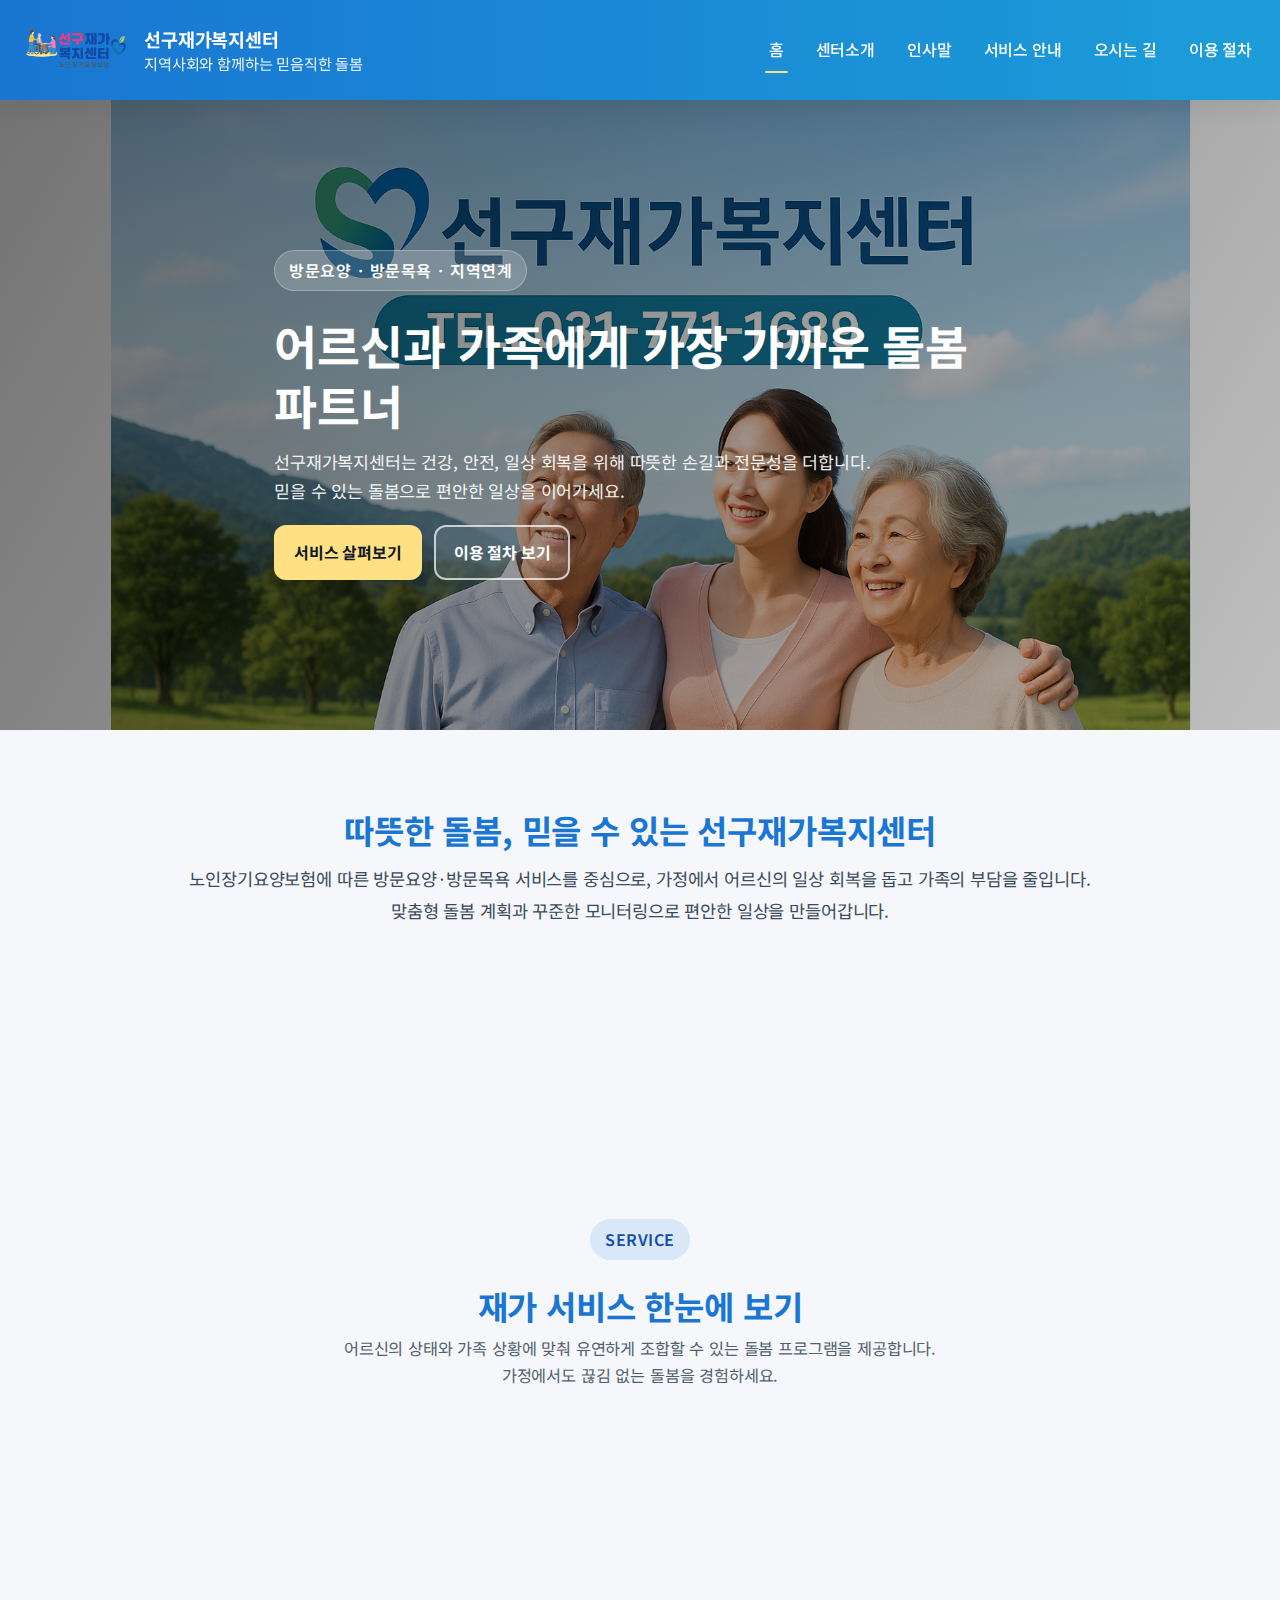
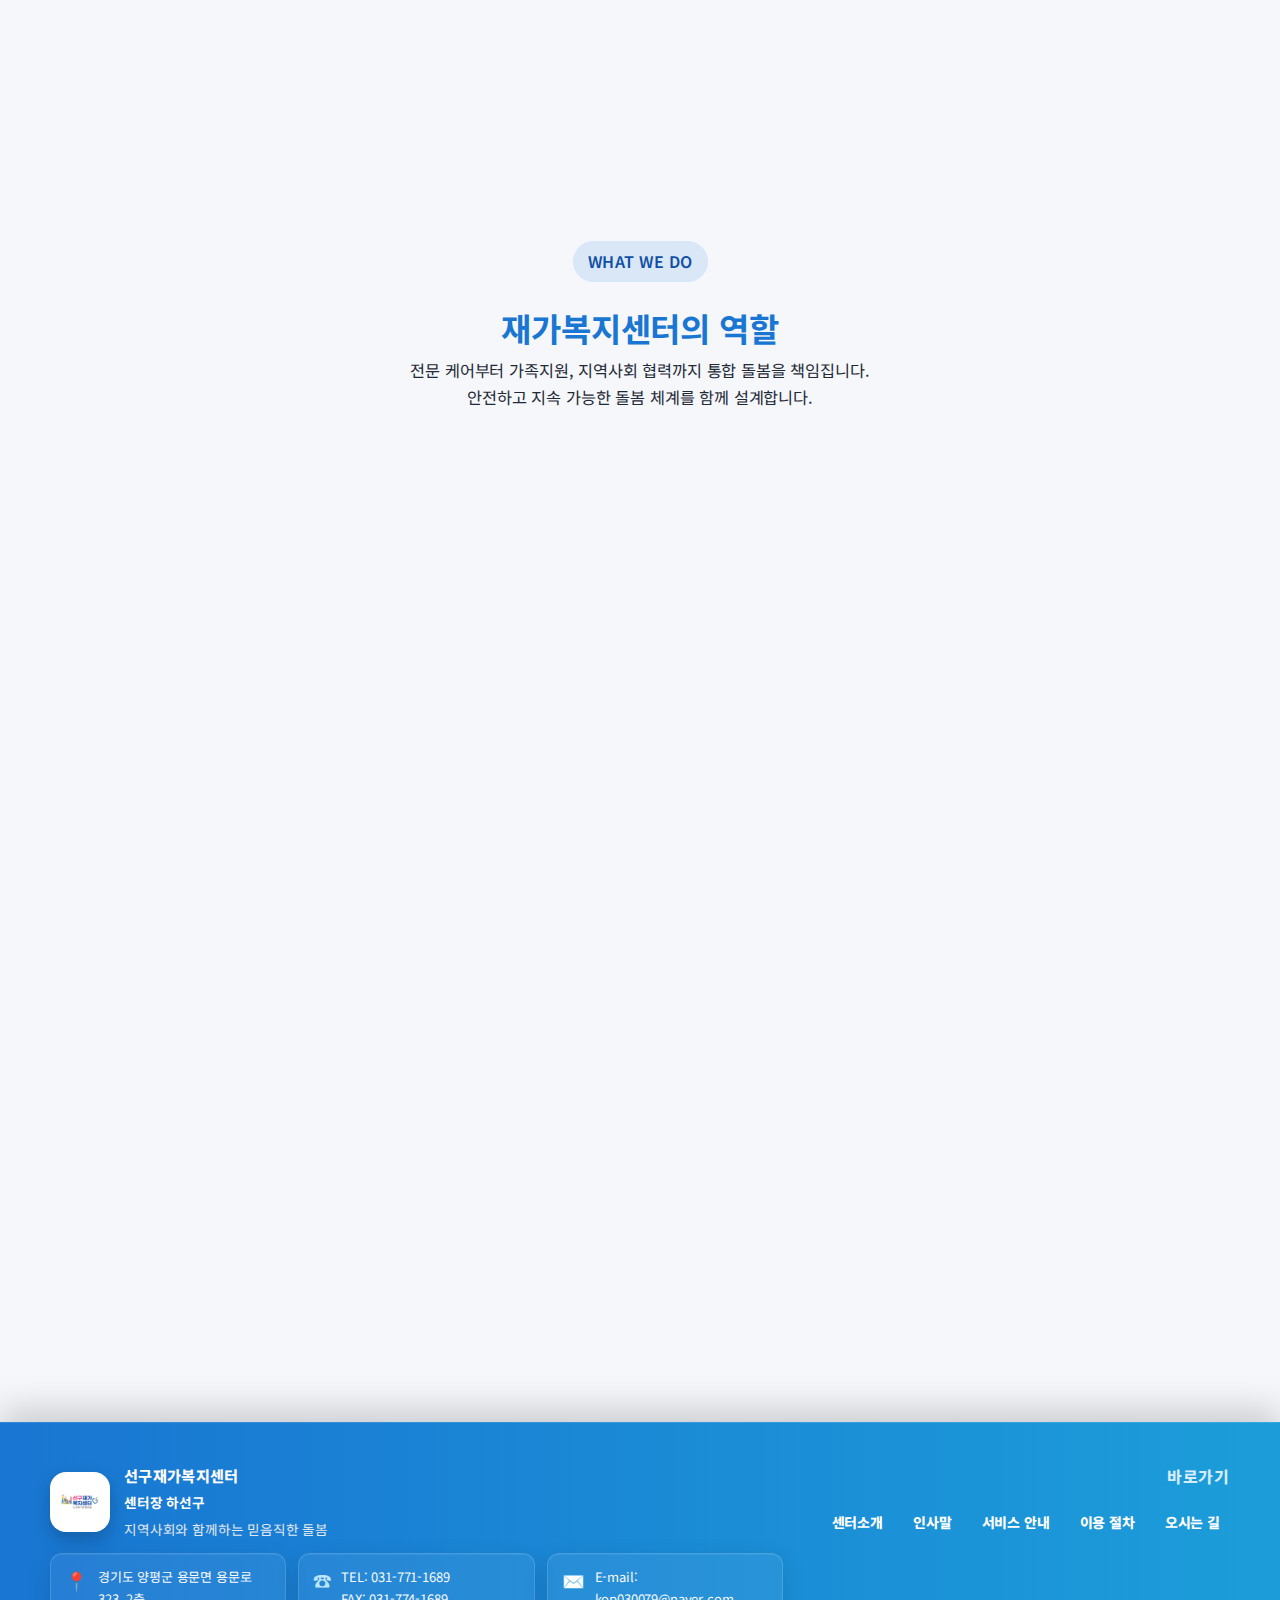
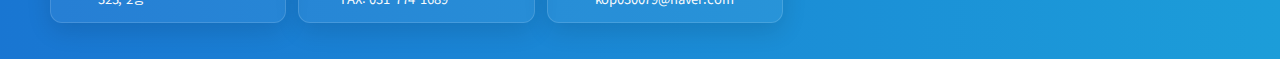
<file: index.html>
<!DOCTYPE html>
<html lang="ko">
<head>
    <meta charset="UTF-8" />
    <meta name="viewport" content="width=device-width, initial-scale=1.0" />
    <title>선구재가복지센터</title>
    <link rel="preconnect" href="https://fonts.googleapis.com">
    <link rel="preconnect" href="https://fonts.gstatic.com" crossorigin>
    <link href="https://fonts.googleapis.com/css2?family=Noto+Sans+KR:wght@400;500;700&display=swap" rel="stylesheet">
    <link rel="stylesheet" href="assets/style.css" />
    <script defer src="assets/main.js"></script>
</head>
<body>
    <!-- 모바일 사이드 메뉴 -->
    <aside class="mobile-menu" id="mobileMenu" aria-label="모바일 메뉴">
        <div class="close-btn" id="closeMenu" aria-label="모바일 메뉴 닫기">✕</div>
        <ul>
            <li><a href="./" class="home-link">홈</a></li>
            <li><a href="about">센터소개</a></li>
            <li><a href="greeting">인사말</a></li>
            <li><a href="services">서비스 안내</a></li>
            <li><a href="location">오시는 길</a></li>
            <li><a href="process">이용 절차</a></li>
        </ul>
    </aside>

    <!-- Header -->
    <header class="header">
        <div class="logo-area">
            <img src="assets/logo.png" class="logo-img" alt="선구재가복지센터 로고" />
            <div class="logo-text">
                <span class="center-name">선구재가복지센터</span>
                <span class="tagline">지역사회와 함께하는 믿음직한 돌봄</span>
            </div>
        </div>
        <nav class="nav" id="nav">
            <div class="mobile-menu-btn" id="menuBtn" aria-label="모바일 메뉴 열기">☰</div>
            <ul class="nav-menu">
                <li><a href="./" class="home-link">홈</a></li>
                <li><a href="about">센터소개</a></li>
                <li><a href="greeting">인사말</a></li>
                <li><a href="services">서비스 안내</a></li>
                <li><a href="location">오시는 길</a></li>
                <li><a href="process">이용 절차</a></li>
            </ul>
        </nav>
    </header>

    <!-- Hero -->
    <section class="hero-slider">
        <div class="hero-overlay"></div>
        <div class="slides">
            <div class="slide active">
                <img src="images/sungujaega.png" alt="센터 외관" />
            </div>
            <div class="slide">
                <img src="images/KakaoTalk_20250728_102100191_05.jpg" alt="센터 내부" />
            </div>
            <div class="slide">
                <img src="images/sungujaega2.png" alt="센터 내부" />
            </div>
        </div>
        <div class="hero-content">
            <p class="eyebrow">방문요양 · 방문목욕 · 지역연계</p>
            <h1>어르신과 가족에게 가장 가까운 돌봄 파트너</h1>
            <p class="subtitle">선구재가복지센터는 건강, 안전, 일상 회복을 위해 따뜻한 손길과 전문성을 더합니다.<br class="desktop-break" />믿을 수 있는 돌봄으로 편안한 일상을 이어가세요.</p>
            <div class="hero-actions">
                <a class="btn primary" href="services">서비스 살펴보기</a>
                <a class="btn ghost" href="process">이용 절차 보기</a>
            </div>
        </div>
    </section>

    <section class="section intro">
        <h2>따뜻한 돌봄, 믿을 수 있는 선구재가복지센터</h2>
        <p>노인장기요양보험에 따른 방문요양·방문목욕 서비스를 중심으로, 가정에서 어르신의 일상 회복을 돕고 가족의 부담을 줄입니다.<br class="desktop-break" />맞춤형 돌봄 계획과 꾸준한 모니터링으로 편안한 일상을 만들어갑니다.</p>
    </section>

    <section class="metrics">
        <div class="metric-card shadow">
            <span class="metric-label">전문 요양보호사</span>
            <strong>1:1 매칭</strong>
            <p>생활습관과 건강상태를 고려한 맞춤 케어</p>
        </div>
        <div class="metric-card shadow">
            <span class="metric-label">안전 · 건강</span>
            <strong>정기 모니터링</strong>
            <p>서비스 만족도와 건강 변화 체크</p>
        </div>
        <div class="metric-card shadow">
            <span class="metric-label">가족 지원</span>
            <strong>상담 & 교육</strong>
            <p>돌봄 스트레스 완화를 위한 가족상담</p>
        </div>
    </section>

    <section class="section service-grid">
            <div class="section-title">
                <p class="eyebrow">Service</p>
                <h2>재가 서비스 한눈에 보기</h2>
                <p class="subtitle">어르신의 상태와 가족 상황에 맞춰 유연하게 조합할 수 있는 돌봄 프로그램을 제공합니다.<br class="desktop-break" />가정에서도 끊김 없는 돌봄을 경험하세요.</p>
            </div>
        <div class="grid">
            <article class="card highlight">
                <div class="icon-circle">🏠</div>
                <h3>방문요양</h3>
                <p>식사·청결·운동 보조, 말벗, 외출 동행 등 일상생활 전반을 돕습니다.</p>
                <a class="link" href="services#care">자세히 보기 →</a>
            </article>
            <article class="card highlight">
                <div class="icon-circle">🛁</div>
                <h3>방문목욕</h3>
                <p>전용 장비와 2인 1조 시스템으로 청결, 안전, 존엄을 지키는 목욕 지원.</p>
                <a class="link" href="services#bath">자세히 보기 →</a>
            </article>
            <article class="card highlight">
                <div class="icon-circle">🤝</div>
                <h3>지역 연계</h3>
                <p>복지관·의료기관·지자체 서비스와 연계해 종합적인 돌봄을 설계합니다.</p>
                <a class="link" href="about">센터 소개 →</a>
            </article>
        </div>
    </section>

    <section class="section roles">
        <div class="section-title">
            <p class="eyebrow">What we do</p>
            <h2>재가복지센터의 역할</h2>
            <p class="subtitle">전문 케어부터 가족지원, 지역사회 협력까지 통합 돌봄을 책임집니다.<br class="desktop-break" />안전하고 지속 가능한 돌봄 체계를 함께 설계합니다.</p>
        </div>
        <div class="role-list">
            <div class="role-item shadow">
                <span class="role-badge">01</span>
                <div>
                    <h3>맞춤형 돌봄 계획 수립</h3>
                    <p>장기요양등급, 건강상태, 가족 부담도를 바탕으로 방문 요양·목욕 횟수와 내용을 설계합니다.</p>
                </div>
            </div>
            <div class="role-item shadow">
                <span class="role-badge">02</span>
                <div>
                    <h3>서비스 품질 관리</h3>
                    <p>전문 요양보호사 배치, 정기 모니터링, 사고 예방 교육으로 안전하고 질 높은 서비스를 유지합니다.</p>
                </div>
            </div>
            <div class="role-item shadow">
                <span class="role-badge">03</span>
                <div>
                    <h3>가족 상담 및 심리 지원</h3>
                    <p>돌봄 피로도와 정서적 부담을 줄이기 위해 상담, 정보 제공, 휴식 자원을 안내합니다.</p>
                </div>
            </div>
            <div class="role-item shadow">
                <span class="role-badge">04</span>
                <div>
                    <h3>지역사회·의료 연계</h3>
                    <p>치매안심센터, 보건소, 병원, 복지관 등과 협력해 어르신의 건강관리와 복지 자원을 연결합니다.</p>
                </div>
            </div>
        </div>
    </section>

    <section class="section callout">
        <div class="callout-card shadow">
            <div>
                <p class="eyebrow" style="color:white;">함께 만드는 변화</p>
                <h2>가정에서도 안심할 수 있는 돌봄을 시작하세요</h2>
                <p class="subtitle">이용 절차부터 서류 안내까지 전담자가 함께합니다. 지금 문의해 주세요.</p>
            </div>
            <div class="callout-actions">
                <a class="btn primary" href="process">이용 절차 확인</a>
                <a class="btn ghost" href="location">센터 방문 예약</a>
            </div>
        </div>
    </section>

    <footer class="footer">
        <div class="footer-inner">
            <div class="footer-info">
                <div class="footer-heading">
                    <img src="assets/logo.png" class="footer-logo" alt="선구재가복지센터 로고" />
                    <div>
                        <p class="footer-name">선구재가복지센터</p>
                        <p class="footer-director">센터장 하선구</p>
                        <p class="footer-tagline">지역사회와 함께하는 믿음직한 돌봄</p>
                    </div>
                </div>
                <div class="footer-contact">
                    <div class="contact-item">
                        <span class="contact-icon">📍</span>
                        <div>경기도 양평군 용문면 용문로 323, 2층</div>
                    </div>
                    <div class="contact-item">
                        <span class="contact-icon">☎</span>
                        <div>TEL: 031-771-1689<br />FAX: 031-774-1689</div>
                    </div>
                    <div class="contact-item">
                        <span class="contact-icon">✉️</span>
                        <div>E-mail: kop030079@naver.com</div>
                    </div>
                </div>
            </div>
            <div class="footer-nav">
                <p class="footer-nav-title">바로가기</p>
                <div class="footer-links">
                    <a href="about">센터소개</a>
                    <a href="greeting">인사말</a>
                    <a href="services">서비스 안내</a>
                    <a href="process">이용 절차</a>
                    <a href="location">오시는 길</a>
                </div>
            </div>
        </div>
    </footer>

    <div id="toTop" aria-label="맨 위로">▲</div>
</body>
</html>
</file>
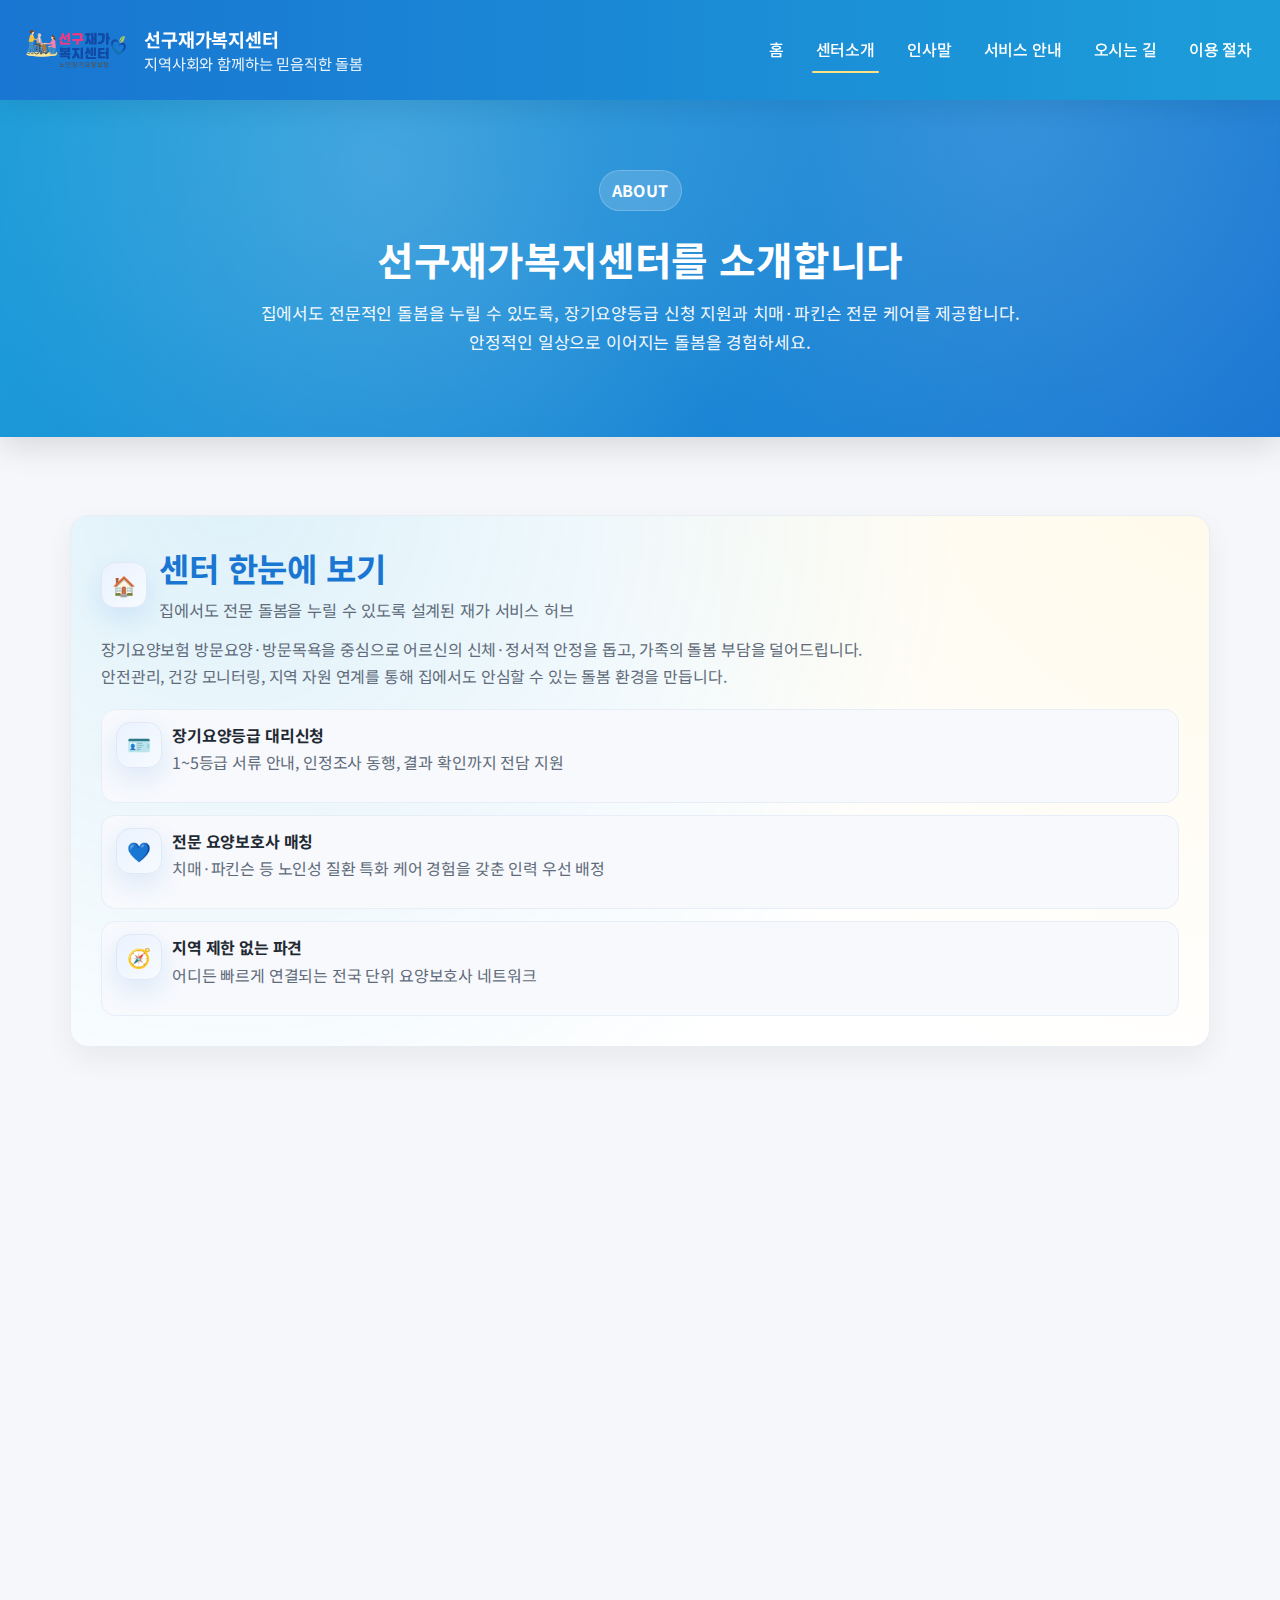
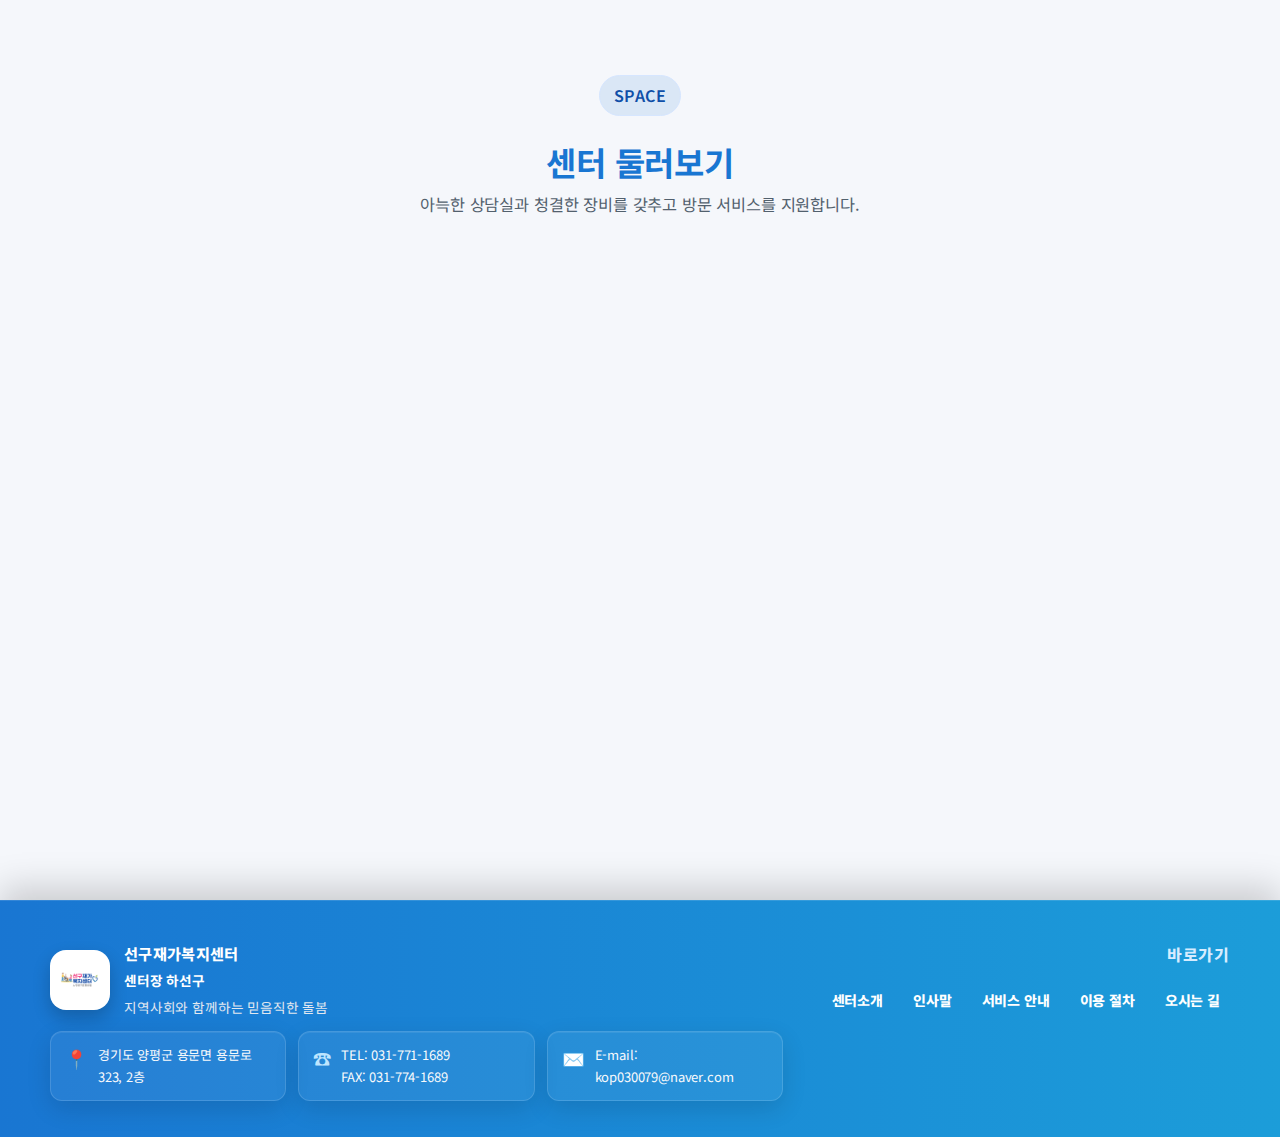
<file: about.html>
<!DOCTYPE html>
<html lang="ko">
<head>
    <meta charset="UTF-8" />
    <meta name="viewport" content="width=device-width, initial-scale=1.0" />
    <title>센터 소개 - 선구재가복지센터</title>
    <link rel="preconnect" href="https://fonts.googleapis.com">
    <link rel="preconnect" href="https://fonts.gstatic.com" crossorigin>
    <link href="https://fonts.googleapis.com/css2?family=Noto+Sans+KR:wght@400;500;700&display=swap" rel="stylesheet">
    <link rel="stylesheet" href="assets/style.css" />
    <script defer src="assets/main.js"></script>
</head>
<body>
    <!-- 모바일 사이드 메뉴 -->
    <aside class="mobile-menu" id="mobileMenu" aria-label="모바일 메뉴">
        <div class="close-btn" id="closeMenu" aria-label="모바일 메뉴 닫기">✕</div>
        <ul>
            <li><a href="./" class="home-link">홈</a></li>
            <li><a href="about">센터소개</a></li>
            <li><a href="greeting">인사말</a></li>
            <li><a href="services">서비스 안내</a></li>
            <li><a href="location">오시는 길</a></li>
            <li><a href="process">이용 절차</a></li>
        </ul>
    </aside>

    <!-- Header -->
    <header class="header">
        <div class="logo-area">
            <img src="assets/logo.png" class="logo-img" alt="선구재가복지센터 로고" />
            <div class="logo-text">
                <span class="center-name">선구재가복지센터</span>
                <span class="tagline">지역사회와 함께하는 믿음직한 돌봄</span>
            </div>
        </div>
        <nav class="nav" id="nav">
            <div class="mobile-menu-btn" id="menuBtn" aria-label="모바일 메뉴 열기">☰</div>
            <ul class="nav-menu">
                <li><a href="./" class="home-link">홈</a></li>
                <li><a href="about">센터소개</a></li>
                <li><a href="greeting">인사말</a></li>
                <li><a href="services">서비스 안내</a></li>
                <li><a href="location">오시는 길</a></li>
                <li><a href="process">이용 절차</a></li>
            </ul>
        </nav>
    </header>

    <main>
        <section class="page-hero">
            <div class="hero-inner">
                <span class="eyebrow">About</span>
                <h1>선구재가복지센터를 소개합니다</h1>
                <p>집에서도 전문적인 돌봄을 누릴 수 있도록, 장기요양등급 신청 지원과 치매·파킨슨 전문 케어를 제공합니다.<br class="desktop-break" />안정적인 일상으로 이어지는 돌봄을 경험하세요.</p>
            </div>
        </section>

        <section class="section">
            <div class="content-card glow-card reveal">
                <div class="section-heading">
                    <span class="icon-badge" aria-hidden="true">🏠</span>
                    <div>
                        <h2 style="margin:0;">센터 한눈에 보기</h2>
                        <p class="subtitle" style="margin:8px 0 0;">집에서도 전문 돌봄을 누릴 수 있도록 설계된 재가 서비스 허브</p>
                    </div>
                </div>
                <p>장기요양보험 방문요양·방문목욕을 중심으로 어르신의 신체·정서적 안정을 돕고, 가족의 돌봄 부담을 덜어드립니다.<br class="desktop-break" />안전관리, 건강 모니터링, 지역 자원 연계를 통해 집에서도 안심할 수 있는 돌봄 환경을 만듭니다.</p>
                <ul class="icon-list">
                    <li>
                        <span class="icon-badge" aria-hidden="true">🪪</span>
                        <div>
                            <strong>장기요양등급 대리신청</strong>
                            <p>1~5등급 서류 안내, 인정조사 동행, 결과 확인까지 전담 지원</p>
                        </div>
                    </li>
                    <li>
                        <span class="icon-badge" aria-hidden="true">💙</span>
                        <div>
                            <strong>전문 요양보호사 매칭</strong>
                            <p>치매·파킨슨 등 노인성 질환 특화 케어 경험을 갖춘 인력 우선 배정</p>
                        </div>
                    </li>
                    <li>
                        <span class="icon-badge" aria-hidden="true">🧭</span>
                        <div>
                            <strong>지역 제한 없는 파견</strong>
                            <p>어디든 빠르게 연결되는 전국 단위 요양보호사 네트워크</p>
                        </div>
                    </li>
                </ul>
            </div>
        </section>

        <section class="section">
            <div class="content-card soft-highlight reveal">
                <div class="section-heading">
                    <span class="icon-badge" aria-hidden="true">📌</span>
                    <div>
                        <h3 style="margin:0;">재가복지센터가 하는 일</h3>
                        <p class="subtitle" style="margin:6px 0 0;">명함에 담긴 약속처럼, 어르신과 가족의 든든한 동반자가 되겠습니다.</p>
                    </div>
                </div>
                <div class="two-column-grid">
                    <div>
                        <h4>전문 케어</h4>
                        <p>65세 이상 노인성 질환부터 65세 이하 치매·파킨슨 어르신까지, 일상 돌봄·안전관리·정서 지원을 제공합니다.<br class="desktop-break" />상태에 맞는 루틴을 함께 설계합니다.</p>
                        <ul class="pill-list">
                            <li>방문요양 · 방문목욕</li>
                            <li>맞춤 케어 플랜</li>
                        </ul>
                    </div>
                    <div>
                        <h4>행정·연계 지원</h4>
                        <p>장기요양등급 신청과 인정조사 동행, 결과 안내를 맡아 드리며, 필요한 경우 지역 자원과 병원까지 연계합니다.<br class="desktop-break" />돌봄 행정과 실무를 한 번에 해결합니다.</p>
                        <ul class="pill-list">
                            <li>등급 신청 대리</li>
                            <li>지역·병원 연계</li>
                        </ul>
                    </div>
                </div>
            </div>
        </section>

        <section class="section">
            <div class="section-title">
                <p class="eyebrow">Space</p>
                <h2>센터 둘러보기</h2>
                <p class="subtitle">아늑한 상담실과 청결한 장비를 갖추고 방문 서비스를 지원합니다.</p>
            </div>
            <div class="gallery-grid">
                <img src="images/KakaoTalk_20250728_102100191.jpg" alt="센터 공간" class="reveal" />
                <img src="images/KakaoTalk_20250728_102100191_01.jpg" alt="센터 공간" class="reveal" />
                <img src="images/KakaoTalk_20250728_102100191_02.jpg" alt="센터 공간" class="reveal" />
            </div>
        </section>
    </main>

    <footer class="footer">
        <div class="footer-inner">
            <div class="footer-info">
                <div class="footer-heading">
                    <img src="assets/logo.png" class="footer-logo" alt="선구재가복지센터 로고" />
                    <div>
                        <p class="footer-name">선구재가복지센터</p>
                        <p class="footer-director">센터장 하선구</p>
                        <p class="footer-tagline">지역사회와 함께하는 믿음직한 돌봄</p>
                    </div>
                </div>
                <div class="footer-contact">
                    <div class="contact-item">
                        <span class="contact-icon">📍</span>
                        <div>경기도 양평군 용문면 용문로 323, 2층</div>
                    </div>
                    <div class="contact-item">
                        <span class="contact-icon">☎</span>
                        <div>TEL: 031-771-1689<br />FAX: 031-774-1689</div>
                    </div>
                    <div class="contact-item">
                        <span class="contact-icon">✉️</span>
                        <div>E-mail: kop030079@naver.com</div>
                    </div>
                </div>
            </div>
            <div class="footer-nav">
                <p class="footer-nav-title">바로가기</p>
                <div class="footer-links">
                    <a href="about">센터소개</a>
                    <a href="greeting">인사말</a>
                    <a href="services">서비스 안내</a>
                    <a href="process">이용 절차</a>
                    <a href="location">오시는 길</a>
                </div>
            </div>
        </div>
    </footer>

    <div id="toTop" aria-label="맨 위로">▲</div>
</body>
</html>
</file>
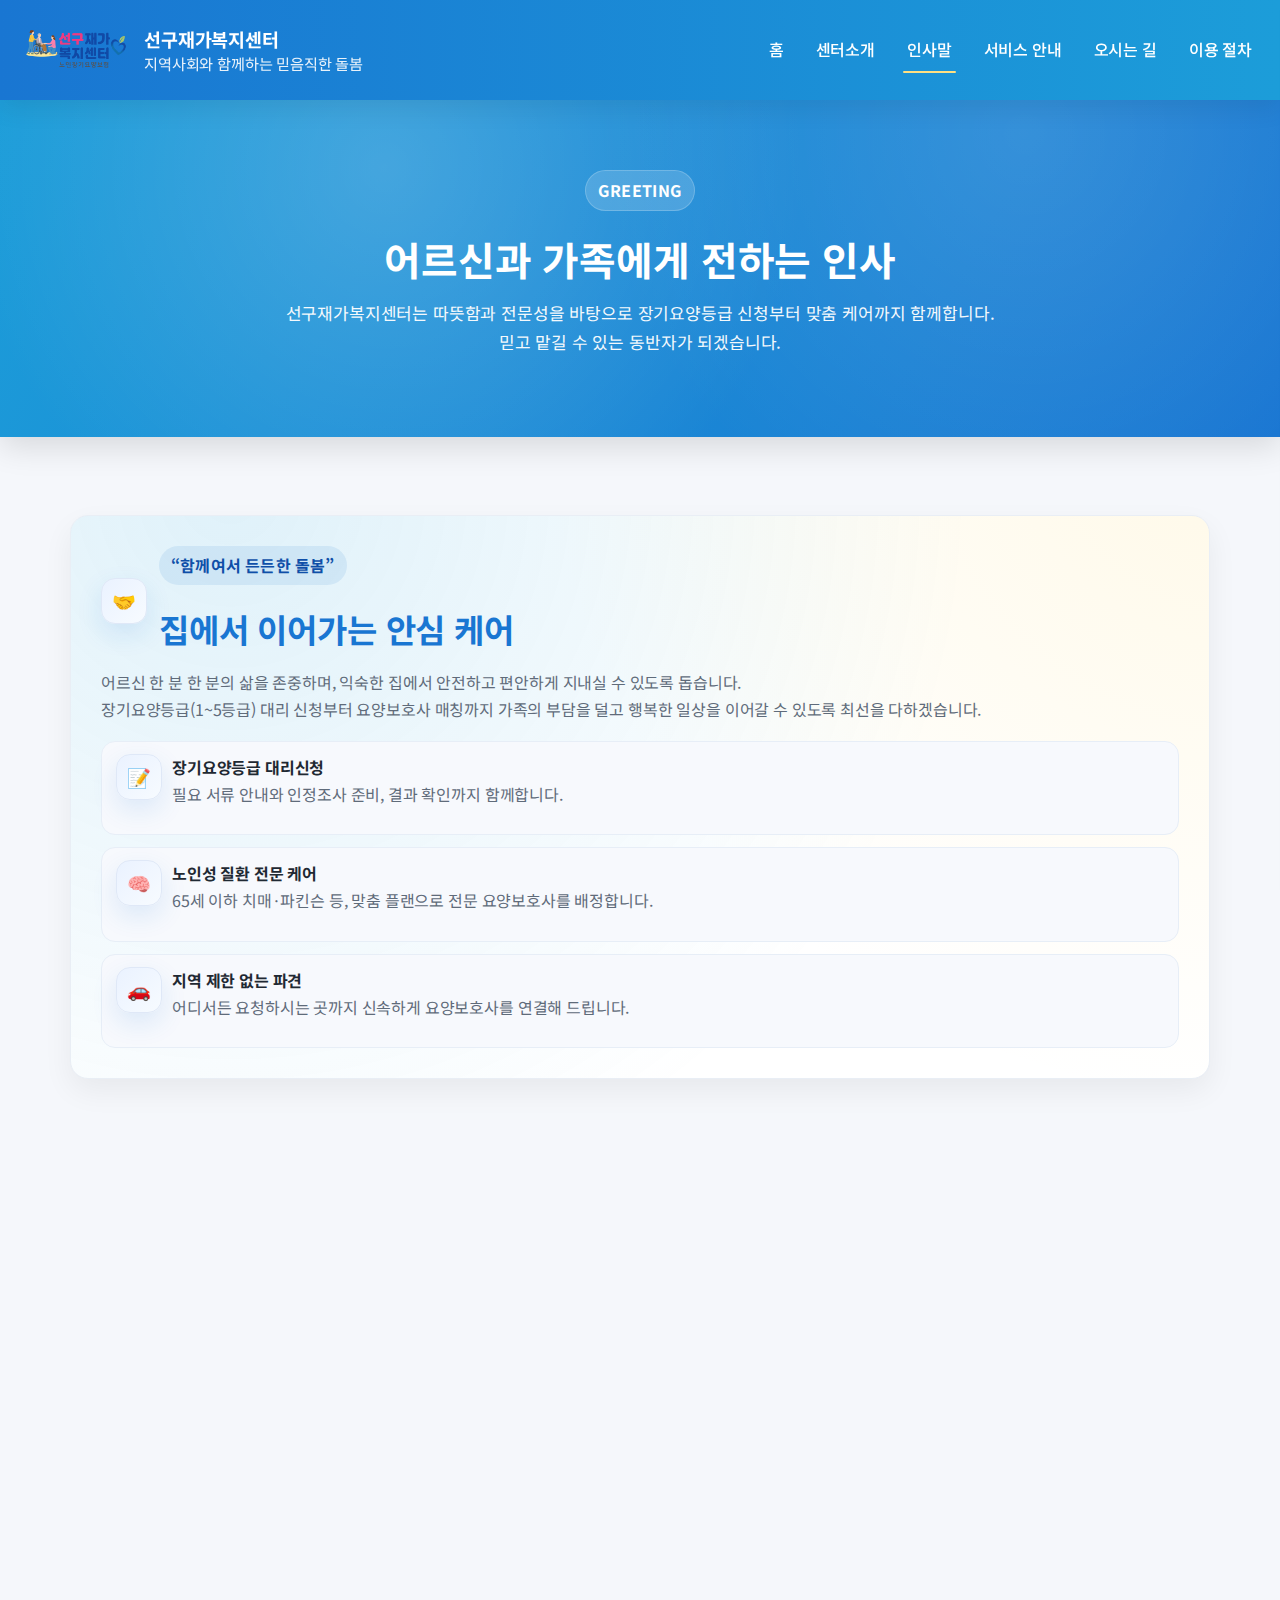
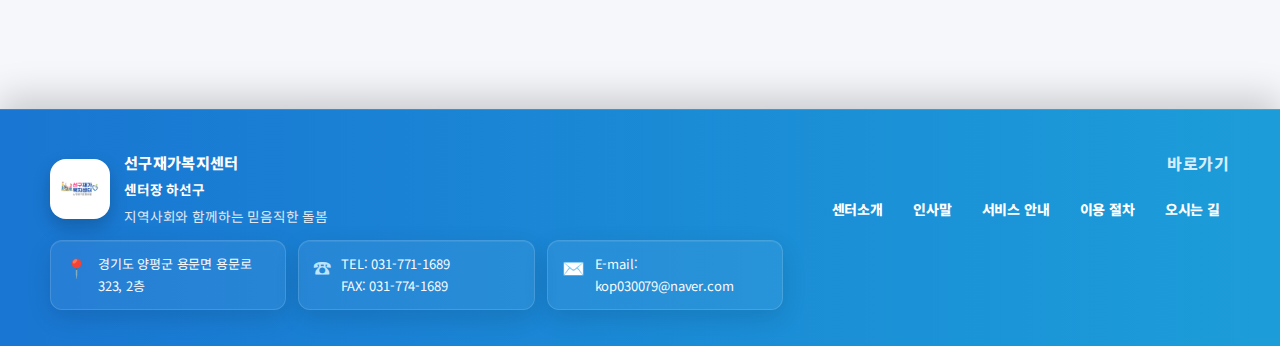
<file: greeting.html>
<!DOCTYPE html>
<html lang="ko">
<head>
    <meta charset="UTF-8" />
    <meta name="viewport" content="width=device-width, initial-scale=1.0" />
    <title>인사말 - 선구재가복지센터</title>
    <link rel="preconnect" href="https://fonts.googleapis.com">
    <link rel="preconnect" href="https://fonts.gstatic.com" crossorigin>
    <link href="https://fonts.googleapis.com/css2?family=Noto+Sans+KR:wght@400;500;700&display=swap" rel="stylesheet">
    <link rel="stylesheet" href="assets/style.css" />
    <script defer src="assets/main.js"></script>
</head>
<body>
    <!-- 모바일 사이드 메뉴 -->
    <aside class="mobile-menu" id="mobileMenu" aria-label="모바일 메뉴">
        <div class="close-btn" id="closeMenu" aria-label="모바일 메뉴 닫기">✕</div>
        <ul>
            <li><a href="./" class="home-link">홈</a></li>
            <li><a href="about">센터소개</a></li>
            <li><a href="greeting">인사말</a></li>
            <li><a href="services">서비스 안내</a></li>
            <li><a href="location">오시는 길</a></li>
            <li><a href="process">이용 절차</a></li>
        </ul>
    </aside>

    <!-- Header -->
    <header class="header">
        <div class="logo-area">
            <img src="assets/logo.png" class="logo-img" alt="선구재가복지센터 로고" />
            <div class="logo-text">
                <span class="center-name">선구재가복지센터</span>
                <span class="tagline">지역사회와 함께하는 믿음직한 돌봄</span>
            </div>
        </div>
        <nav class="nav" id="nav">
            <div class="mobile-menu-btn" id="menuBtn" aria-label="모바일 메뉴 열기">☰</div>
            <ul class="nav-menu">
                <li><a href="./" class="home-link">홈</a></li>
                <li><a href="about">센터소개</a></li>
                <li><a href="greeting">인사말</a></li>
                <li><a href="services">서비스 안내</a></li>
                <li><a href="location">오시는 길</a></li>
                <li><a href="process">이용 절차</a></li>
            </ul>
        </nav>
    </header>

    <main>
        <section class="page-hero">
            <div class="hero-inner">
                <span class="eyebrow">Greeting</span>
                <h1>어르신과 가족에게 전하는 인사</h1>
                <p>선구재가복지센터는 따뜻함과 전문성을 바탕으로 장기요양등급 신청부터 맞춤 케어까지 함께합니다.<br class="desktop-break" />믿고 맡길 수 있는 동반자가 되겠습니다.</p>
            </div>
        </section>

        <section class="section">
            <div class="content-card glow-card reveal">
                <div class="section-heading">
                    <span class="icon-badge" aria-hidden="true">🤝</span>
                    <div>
                        <p class="label">“함께여서 든든한 돌봄”</p>
                        <h2 style="margin:8px 0 6px;">집에서 이어가는 안심 케어</h2>
                    </div>
                </div>
                <p>어르신 한 분 한 분의 삶을 존중하며, 익숙한 집에서 안전하고 편안하게 지내실 수 있도록 돕습니다.<br class="desktop-break" />장기요양등급(1~5등급) 대리 신청부터 요양보호사 매칭까지 가족의 부담을 덜고 행복한 일상을 이어갈 수 있도록 최선을 다하겠습니다.</p>
                <ul class="icon-list">
                    <li>
                        <span class="icon-badge" aria-hidden="true">📝</span>
                        <div>
                            <strong>장기요양등급 대리신청</strong>
                            <p>필요 서류 안내와 인정조사 준비, 결과 확인까지 함께합니다.</p>
                        </div>
                    </li>
                    <li>
                        <span class="icon-badge" aria-hidden="true">🧠</span>
                        <div>
                            <strong>노인성 질환 전문 케어</strong>
                            <p>65세 이하 치매·파킨슨 등, 맞춤 플랜으로 전문 요양보호사를 배정합니다.</p>
                        </div>
                    </li>
                    <li>
                        <span class="icon-badge" aria-hidden="true">🚗</span>
                        <div>
                            <strong>지역 제한 없는 파견</strong>
                            <p>어디서든 요청하시는 곳까지 신속하게 요양보호사를 연결해 드립니다.</p>
                        </div>
                    </li>
                </ul>
            </div>
        </section>

        <section class="section">
            <div class="content-card soft-highlight reveal">
                <div class="section-heading">
                    <span class="icon-badge" aria-hidden="true">🌿</span>
                    <div>
                        <h3 style="margin:0;">우리가 하는 일</h3>
                        <p class="subtitle" style="margin:6px 0 0;">재가복지센터의 역할을 명함에 담긴 약속처럼 실천합니다.</p>
                    </div>
                </div>
                <div class="two-column-grid">
                    <div>
                        <h4>집 안의 안심</h4>
                        <p>방문요양·방문목욕을 통해 일상 돌봄, 안전관리, 정서적 지지를 제공합니다.<br class="desktop-break" />어르신 상황을 세심히 관찰하고 케어 플랜을 주기적으로 조정합니다.</p>
                        <ul class="pill-list">
                            <li>활동 보조 · 위생 관리</li>
                            <li>인지 자극 및 정서 돌봄</li>
                        </ul>
                    </div>
                    <div>
                        <h4>가족의 동반자</h4>
                        <p>장기요양등급 인정조사 준비부터 대리 신청까지 함께하며, 어떤 지역이든 어르신께 맞는 요양보호사를 연결합니다.<br class="desktop-break" />걱정되는 부분은 언제든 상담해 주세요.</p>
                        <ul class="pill-list">
                            <li>등급 신청 · 결과 안내</li>
                            <li>전국 요양보호사 매칭</li>
                        </ul>
                    </div>
                </div>
            </div>
        </section>
    </main>

    <footer class="footer">
        <div class="footer-inner">
            <div class="footer-info">
                <div class="footer-heading">
                    <img src="assets/logo.png" class="footer-logo" alt="선구재가복지센터 로고" />
                    <div>
                        <p class="footer-name">선구재가복지센터</p>
                        <p class="footer-director">센터장 하선구</p>
                        <p class="footer-tagline">지역사회와 함께하는 믿음직한 돌봄</p>
                    </div>
                </div>
                <div class="footer-contact">
                    <div class="contact-item">
                        <span class="contact-icon">📍</span>
                        <div>경기도 양평군 용문면 용문로 323, 2층</div>
                    </div>
                    <div class="contact-item">
                        <span class="contact-icon">☎</span>
                        <div>TEL: 031-771-1689<br />FAX: 031-774-1689</div>
                    </div>
                    <div class="contact-item">
                        <span class="contact-icon">✉️</span>
                        <div>E-mail: kop030079@naver.com</div>
                    </div>
                </div>
            </div>
            <div class="footer-nav">
                <p class="footer-nav-title">바로가기</p>
                <div class="footer-links">
                    <a href="about">센터소개</a>
                    <a href="greeting">인사말</a>
                    <a href="services">서비스 안내</a>
                    <a href="process">이용 절차</a>
                    <a href="location">오시는 길</a>
                </div>
            </div>
        </div>
    </footer>

    <div id="toTop" aria-label="맨 위로">▲</div>
</body>
</html>
</file>
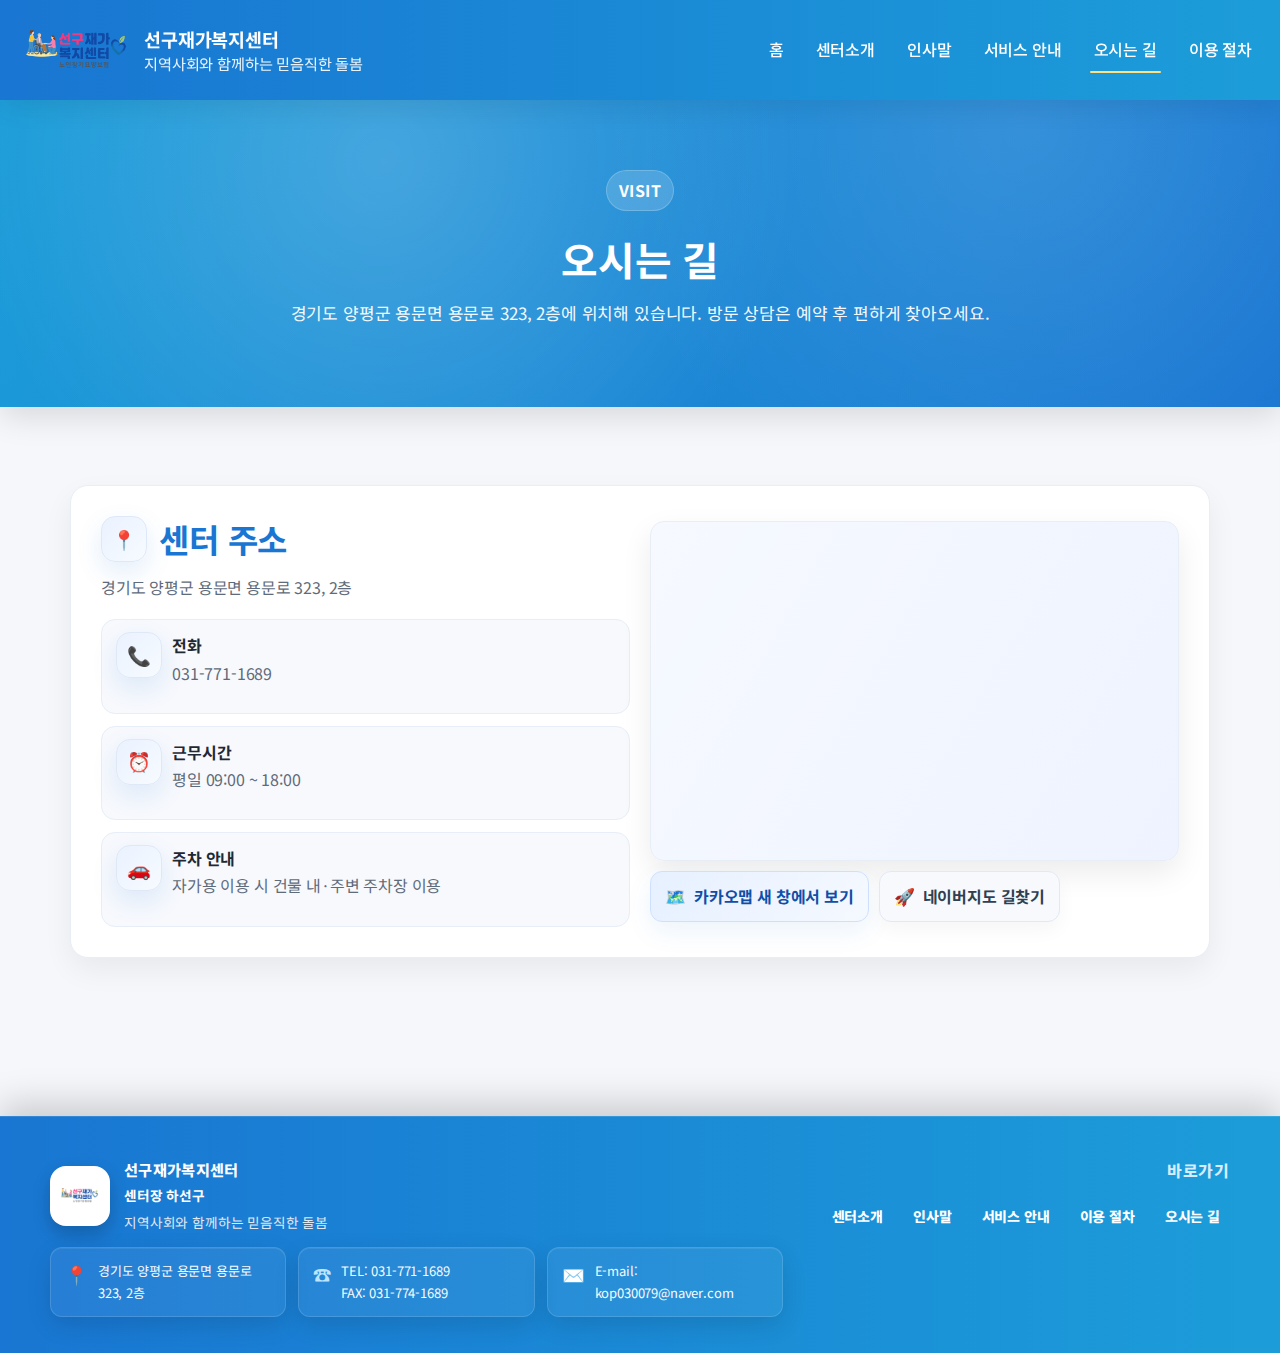
<file: location.html>
<!DOCTYPE html>
<html lang="ko">
<head>
    <meta charset="UTF-8" />
    <meta name="viewport" content="width=device-width, initial-scale=1.0" />
    <title>오시는 길 - 선구재가복지센터</title>
    <link rel="preconnect" href="https://fonts.googleapis.com">
    <link rel="preconnect" href="https://fonts.gstatic.com" crossorigin>
    <link href="https://fonts.googleapis.com/css2?family=Noto+Sans+KR:wght@400;500;700&display=swap" rel="stylesheet">
    <link rel="stylesheet" href="assets/style.css" />
    <script src="https://oapi.map.naver.com/openapi/v3/maps.js?ncpKeyId=eurikx1zl0" defer></script>
    <script defer src="assets/main.js"></script>
</head>
<body>
    <!-- 모바일 사이드 메뉴 -->
    <aside class="mobile-menu" id="mobileMenu" aria-label="모바일 메뉴">
        <div class="close-btn" id="closeMenu" aria-label="모바일 메뉴 닫기">✕</div>
        <ul>
            <li><a href="./" class="home-link">홈</a></li>
            <li><a href="about">센터소개</a></li>
            <li><a href="greeting">인사말</a></li>
            <li><a href="services">서비스 안내</a></li>
            <li><a href="location">오시는 길</a></li>
            <li><a href="process">이용 절차</a></li>
        </ul>
    </aside>

    <!-- Header -->
    <header class="header">
        <div class="logo-area">
            <img src="assets/logo.png" class="logo-img" alt="선구재가복지센터 로고" />
            <div class="logo-text">
                <span class="center-name">선구재가복지센터</span>
                <span class="tagline">지역사회와 함께하는 믿음직한 돌봄</span>
            </div>
        </div>
        <nav class="nav" id="nav">
            <div class="mobile-menu-btn" id="menuBtn" aria-label="모바일 메뉴 열기">☰</div>
            <ul class="nav-menu">
                <li><a href="./" class="home-link">홈</a></li>
                <li><a href="about">센터소개</a></li>
                <li><a href="greeting">인사말</a></li>
                <li><a href="services">서비스 안내</a></li>
                <li><a href="location">오시는 길</a></li>
                <li><a href="process">이용 절차</a></li>
            </ul>
        </nav>
    </header>

    <main>
        <section class="page-hero">
            <div class="hero-inner">
                <span class="eyebrow">Visit</span>
                <h1>오시는 길</h1>
                <p>경기도 양평군 용문면 용문로 323, 2층에 위치해 있습니다. 방문 상담은 예약 후 편하게 찾아오세요.</p>
            </div>
        </section>

        <section class="section">
            <div class="content-card map-card reveal">
                <div>
                    <div class="section-heading">
                        <span class="icon-badge" aria-hidden="true">📍</span>
                        <div>
                            <h2 style="margin:0;">센터 주소</h2>
                        </div>
                    </div>
                    <p>경기도 양평군 용문면 용문로 323, 2층</p>
                    <ul class="icon-list">
                        <li>
                            <span class="icon-badge" aria-hidden="true">📞</span>
                            <div>
                                <strong>전화</strong>
                                <p>031-771-1689</p>
                            </div>
                        </li>
                        <li>
                            <span class="icon-badge" aria-hidden="true">⏰</span>
                            <div>
                                <strong>근무시간</strong>
                                <p>평일 09:00 ~ 18:00</p>
                            </div>
                        </li>
                        <li>
                            <span class="icon-badge" aria-hidden="true">🚗</span>
                            <div>
                                <strong>주차 안내</strong>
                                <p>자가용 이용 시 건물 내·주변 주차장 이용</p>
                            </div>
                        </li>
                    </ul>
                </div>
                <div class="map-wrapper">
                    <div
                        id="naverMap"
                        class="map-embed"
                        data-lat="37.482342"
                        data-lng="127.590738"
                        data-title="선구재가복지센터"
                        aria-label="네이버 지도"
                    ></div>
                    <div class="map-actions">
                        <a class="map-button" href="https://map.kakao.com/?q=%EA%B2%BD%EA%B8%B0%EB%8F%84%20%EC%96%91%ED%8F%89%EA%B5%B0%20%EC%9A%A9%EB%AC%B8%EB%A9%B4%20%EC%9A%A9%EB%AC%B8%EB%A1%9C%20323%2C%202%EC%B8%B5" target="_blank" rel="noopener">
                            <span class="icon">🗺️</span>
                            <span>카카오맵 새 창에서 보기</span>
                        </a>
                        <a class="map-button ghost" href="https://map.naver.com/p/search/%EA%B2%BD%EA%B8%B0%EB%8F%84%20%EC%96%91%ED%8F%89%EA%B5%B0%20%EC%9A%A9%EB%AC%B8%EB%A9%B4%20%EC%9A%A9%EB%AC%B8%EB%A1%9C%20323%2C%202%EC%B8%B5" target="_blank" rel="noopener">
                            <span class="icon">🚀</span>
                            <span>네이버지도 길찾기</span>
                        </a>
                    </div>
                </div>
            </div>
        </section>
    </main>

    <footer class="footer">
        <div class="footer-inner">
            <div class="footer-info">
                <div class="footer-heading">
                    <img src="assets/logo.png" class="footer-logo" alt="선구재가복지센터 로고" />
                    <div>
                        <p class="footer-name">선구재가복지센터</p>
                        <p class="footer-director">센터장 하선구</p>
                        <p class="footer-tagline">지역사회와 함께하는 믿음직한 돌봄</p>
                    </div>
                </div>
                <div class="footer-contact">
                    <div class="contact-item">
                        <span class="contact-icon">📍</span>
                        <div>경기도 양평군 용문면 용문로 323, 2층</div>
                    </div>
                    <div class="contact-item">
                        <span class="contact-icon">☎</span>
                        <div>TEL: 031-771-1689<br />FAX: 031-774-1689</div>
                    </div>
                    <div class="contact-item">
                        <span class="contact-icon">✉️</span>
                        <div>E-mail: kop030079@naver.com</div>
                    </div>
                </div>
            </div>
            <div class="footer-nav">
                <p class="footer-nav-title">바로가기</p>
                <div class="footer-links">
                    <a href="about">센터소개</a>
                    <a href="greeting">인사말</a>
                    <a href="services">서비스 안내</a>
                    <a href="process">이용 절차</a>
                    <a href="location">오시는 길</a>
                </div>
            </div>
        </div>
    </footer>

    <div id="toTop" aria-label="맨 위로">▲</div>
</body>
</html>
</file>
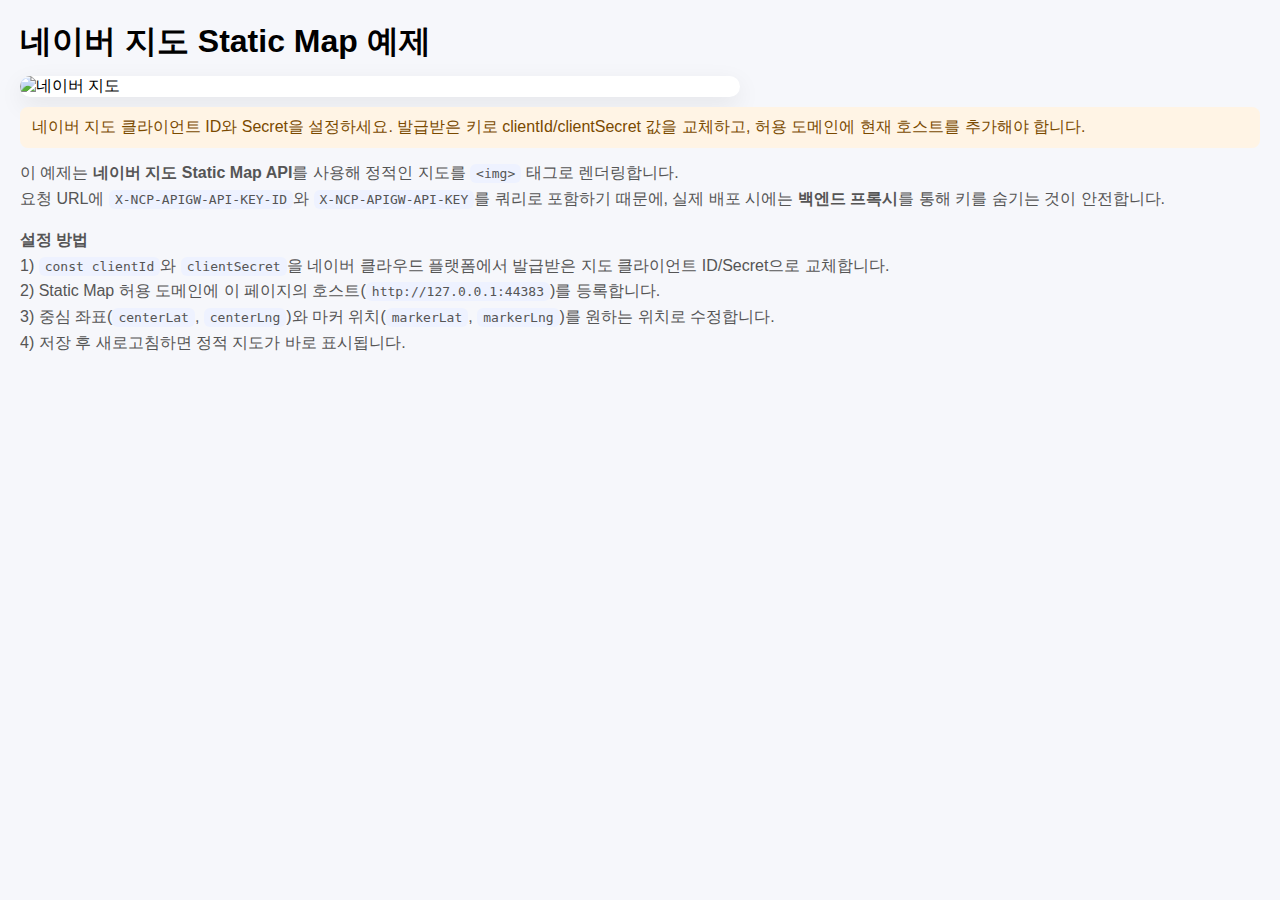
<file: location2.html>
<!DOCTYPE html>
<html lang="ko">
<head>
    <meta charset="utf-8" />
    <title>네이버 지도 Static Map 예제</title>
    <style>
        body { font-family: 'Noto Sans KR', sans-serif; margin: 0; padding: 20px; background: #f6f7fb; }
        h1 { margin: 0 0 12px; }
        #map-container { width: 100%; max-width: 720px; border-radius: 12px; box-shadow: 0 8px 24px rgba(0,0,0,0.08); overflow: hidden; background: #fff; }
        #map-image { display: block; width: 100%; height: auto; }
        .note { margin-top: 12px; color: #555; line-height: 1.6; }
        code { background: #eef2ff; padding: 2px 6px; border-radius: 6px; }
        .status { margin: 10px 0; padding: 10px 12px; border-radius: 8px; background: #fff4e5; color: #7a4a00; display: none; }
    </style>
</head>
<body>
    <h1>네이버 지도 Static Map 예제</h1>
    <div id="map-container" role="img" aria-label="네이버 지도 스태틱 이미지">
        <img id="map-image" alt="네이버 지도" loading="lazy" />
    </div>
    <p id="map-status" class="status"></p>
    <p class="note">
        이 예제는 <strong>네이버 지도 Static Map API</strong>를 사용해 정적인 지도를 <code>&lt;img&gt;</code> 태그로 렌더링합니다.<br>
        요청 URL에 <code>X-NCP-APIGW-API-KEY-ID</code>와 <code>X-NCP-APIGW-API-KEY</code>를 쿼리로 포함하기 때문에, 실제 배포 시에는 <strong>백엔드 프록시</strong>를 통해 키를 숨기는 것이 안전합니다.
    </p>
    <p class="note">
        <strong>설정 방법</strong><br>
        1) <code>const clientId</code>와 <code>clientSecret</code>을 네이버 클라우드 플랫폼에서 발급받은 지도 클라이언트 ID/Secret으로 교체합니다.<br>
        2) Static Map 허용 도메인에 이 페이지의 호스트(<code><script>document.write(location.protocol + "//" + location.host)</script></code>)를 등록합니다.<br>
        3) 중심 좌표(<code>centerLat</code>, <code>centerLng</code>)와 마커 위치(<code>markerLat</code>, <code>markerLng</code>)를 원하는 위치로 수정합니다.<br>
        4) 저장 후 새로고침하면 정적 지도가 바로 표시됩니다.
    </p>

    <script>
        document.addEventListener("DOMContentLoaded", () => {
            const mapImg = document.getElementById("map-image");
            const status = document.getElementById("map-status");

            const clientId = "YOUR_CLIENT_ID";      // 네이버 지도 클라이언트 ID
            const clientSecret = "YOUR_CLIENT_SECRET"; // 네이버 지도 클라이언트 Secret

            const centerLat = 37.5665;  // 지도 중심 위도 (예: 서울 시청)
            const centerLng = 126.9780; // 지도 중심 경도
            const markerLat = 37.5665;  // 마커 위도
            const markerLng = 126.9780; // 마커 경도
            const width = 720;  // 이미지 가로(px)
            const height = 420; // 이미지 세로(px)
            const level = 14;   // 확대 레벨 (1~20, 숫자 커질수록 축소)

            const showMessage = (message) => {
                if (!status) return;
                status.textContent = message;
                status.style.display = "block";
            };

            if (!mapImg) return;

            if (!clientId || clientId === "YOUR_CLIENT_ID" || !clientSecret || clientSecret === "YOUR_CLIENT_SECRET") {
                showMessage("네이버 지도 클라이언트 ID와 Secret을 설정하세요. 발급받은 키로 clientId/clientSecret 값을 교체하고, 허용 도메인에 현재 호스트를 추가해야 합니다.");
                return;
            }

            const params = new URLSearchParams({
                center: `${centerLng},${centerLat}`,
                level: String(level),
                w: String(width),
                h: String(height),
                markers: `type:d|size:mid|pos:${markerLng} ${markerLat}`,
                "X-NCP-APIGW-API-KEY-ID": clientId,
                "X-NCP-APIGW-API-KEY": clientSecret,
            });

            const src = `https://naveropenapi.apigw.ntruss.com/map-static/v2/raster?${params.toString()}`;
            mapImg.src = src;

            mapImg.onerror = () => {
                showMessage("지도 이미지를 불러오지 못했습니다. 발급받은 ID/Secret과 허용 도메인을 다시 확인하세요.");
            };
        });
    </script>
</body>
</html>
</file>
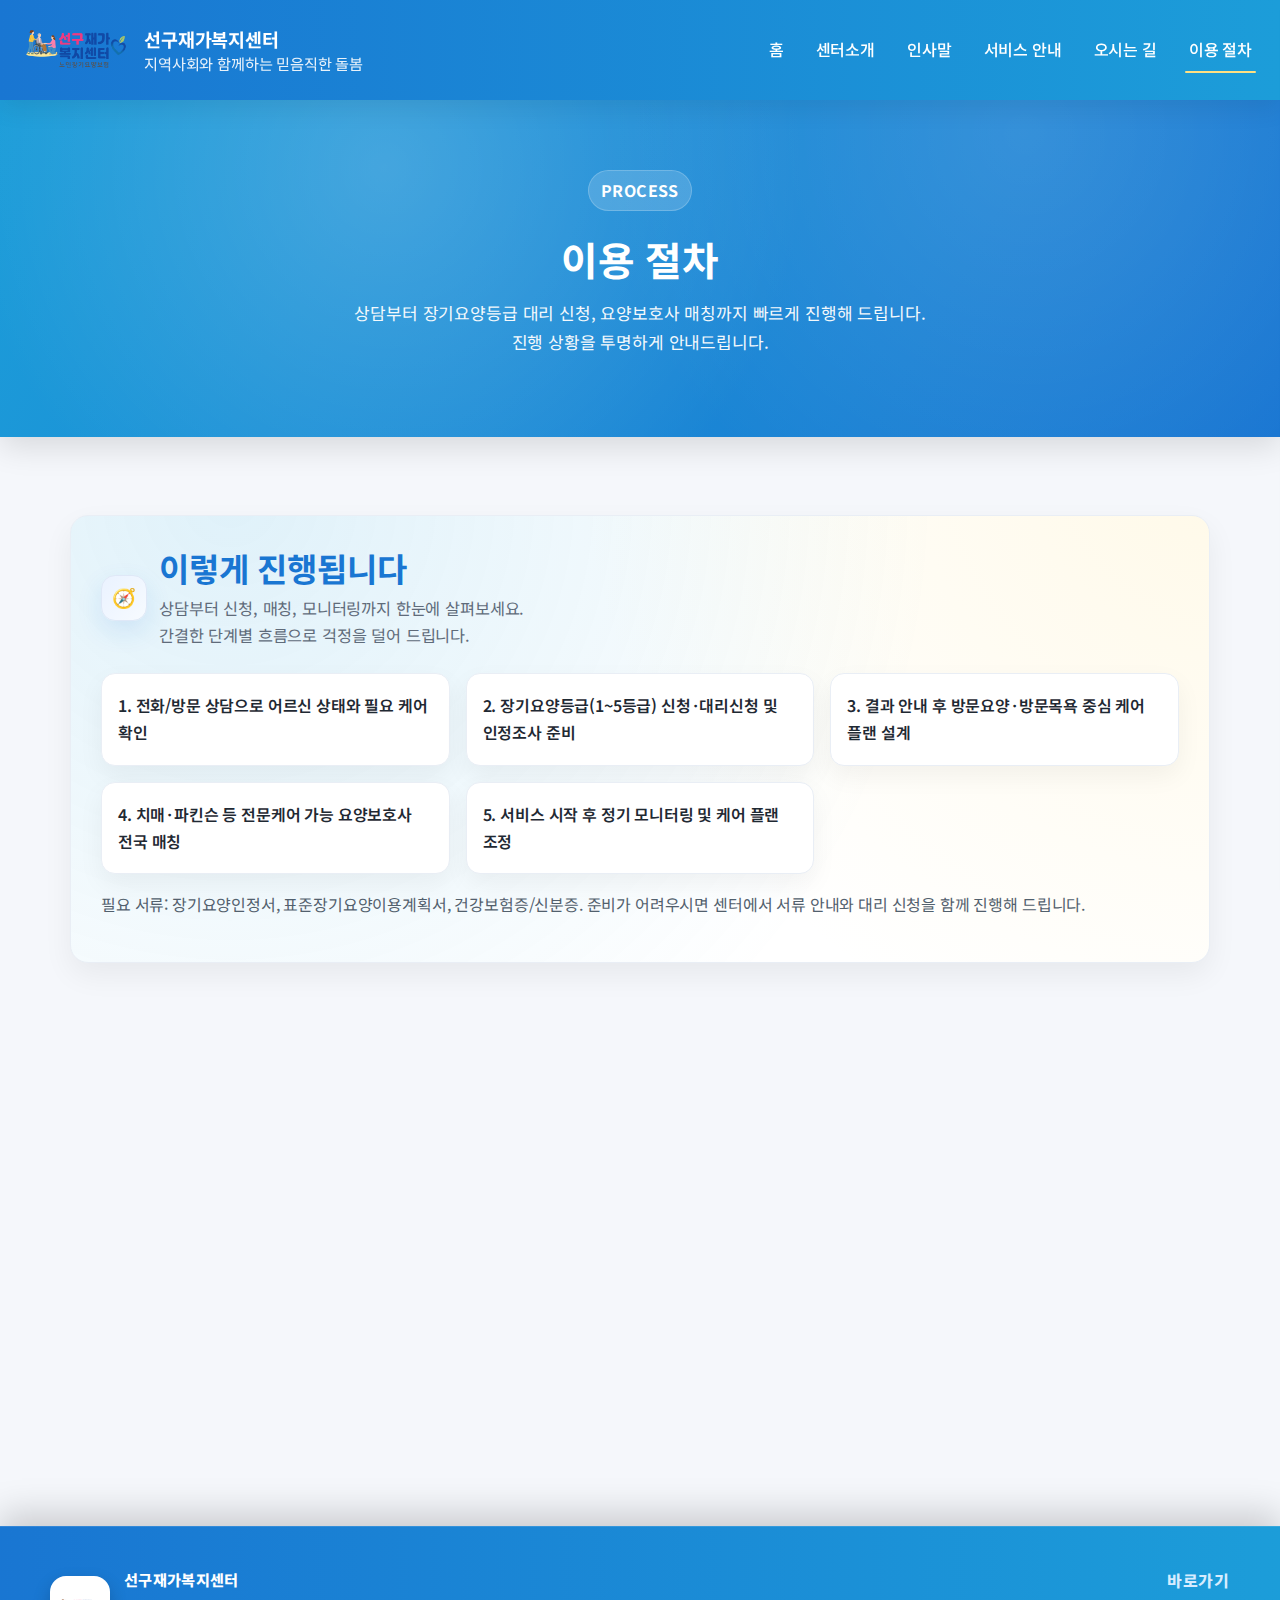
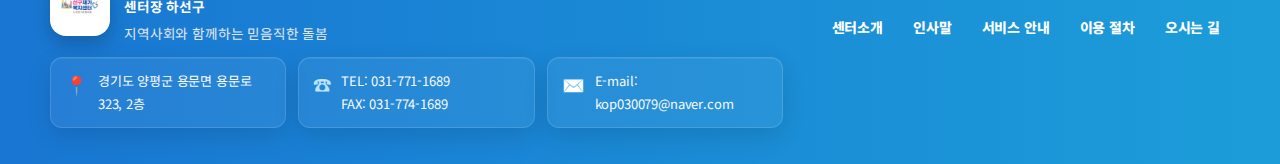
<file: process.html>
<!DOCTYPE html>
<html lang="ko">
<head>
    <meta charset="UTF-8" />
    <meta name="viewport" content="width=device-width, initial-scale=1.0" />
    <title>이용 절차 - 선구재가복지센터</title>
    <link rel="preconnect" href="https://fonts.googleapis.com">
    <link rel="preconnect" href="https://fonts.gstatic.com" crossorigin>
    <link href="https://fonts.googleapis.com/css2?family=Noto+Sans+KR:wght@400;500;700&display=swap" rel="stylesheet">
    <link rel="stylesheet" href="assets/style.css" />
    <script defer src="assets/main.js"></script>
</head>
<body>
    <!-- 모바일 사이드 메뉴 -->
    <aside class="mobile-menu" id="mobileMenu" aria-label="모바일 메뉴">
        <div class="close-btn" id="closeMenu" aria-label="모바일 메뉴 닫기">✕</div>
        <ul>
            <li><a href="./" class="home-link">홈</a></li>
            <li><a href="about">센터소개</a></li>
            <li><a href="greeting">인사말</a></li>
            <li><a href="services">서비스 안내</a></li>
            <li><a href="location">오시는 길</a></li>
            <li><a href="process">이용 절차</a></li>
        </ul>
    </aside>

    <!-- Header -->
    <header class="header">
        <div class="logo-area">
            <img src="assets/logo.png" class="logo-img" alt="선구재가복지센터 로고" />
            <div class="logo-text">
                <span class="center-name">선구재가복지센터</span>
                <span class="tagline">지역사회와 함께하는 믿음직한 돌봄</span>
            </div>
        </div>
        <nav class="nav" id="nav">
            <div class="mobile-menu-btn" id="menuBtn" aria-label="모바일 메뉴 열기">☰</div>
            <ul class="nav-menu">
                <li><a href="./" class="home-link">홈</a></li>
                <li><a href="about">센터소개</a></li>
                <li><a href="greeting">인사말</a></li>
                <li><a href="services">서비스 안내</a></li>
                <li><a href="location">오시는 길</a></li>
                <li><a href="process">이용 절차</a></li>
            </ul>
        </nav>
    </header>

    <main>
        <section class="page-hero">
            <div class="hero-inner">
                <span class="eyebrow">Process</span>
                <h1>이용 절차</h1>
                <p>상담부터 장기요양등급 대리 신청, 요양보호사 매칭까지 빠르게 진행해 드립니다.<br class="desktop-break" />진행 상황을 투명하게 안내드립니다.</p>
            </div>
        </section>

        <section class="section">
            <div class="content-card glow-card reveal">
                <div class="section-heading">
                    <span class="icon-badge" aria-hidden="true">🧭</span>
                    <div>
                        <h2 style="margin:0;">이렇게 진행됩니다</h2>
                        <p class="subtitle" style="margin:6px 0 0;">상담부터 신청, 매칭, 모니터링까지 한눈에 살펴보세요.<br class="desktop-break" />간결한 단계별 흐름으로 걱정을 덜어 드립니다.</p>
                    </div>
                </div>
                <ul class="process-steps">
                    <li>1. 전화/방문 상담으로 어르신 상태와 필요 케어 확인</li>
                    <li>2. 장기요양등급(1~5등급) 신청·대리신청 및 인정조사 준비</li>
                    <li>3. 결과 안내 후 방문요양·방문목욕 중심 케어 플랜 설계</li>
                    <li>4. 치매·파킨슨 등 전문케어 가능 요양보호사 전국 매칭</li>
                    <li>5. 서비스 시작 후 정기 모니터링 및 케어 플랜 조정</li>
                </ul>
                <p style="margin-top:18px; color:#52606d; line-height:1.6;">필요 서류: 장기요양인정서, 표준장기요양이용계획서, 건강보험증/신분증. 준비가 어려우시면 센터에서 서류 안내와 대리 신청을 함께 진행해 드립니다.</p>
            </div>
        </section>

        <section class="section">
            <div class="content-card soft-highlight reveal">
                <div class="section-heading">
                    <span class="icon-badge" aria-hidden="true">📝</span>
                    <div>
                        <h3 style="margin:0;">장기요양등급이 아직 없으셔도</h3>
                        <p class="subtitle" style="margin:6px 0 0;">65세 이하 치매·파킨슨 등 노인성 질환도 등급 신청이 가능합니다.<br class="desktop-break" />서류부터 방문조사 대응까지 함께합니다.</p>
                    </div>
                </div>
                <p style="margin:0 0 12px;">인정조사 동행부터 결과 안내까지 책임지고 도와드립니다.</p>
                <ul class="pill-list">
                    <li>인정조사 준비 체크리스트 제공</li>
                    <li>대리 신청서 작성 및 제출 지원</li>
                    <li>지역에 관계없이 요양보호사 연결</li>
                </ul>
            </div>
        </section>
    </main>

    <footer class="footer">
        <div class="footer-inner">
            <div class="footer-info">
                <div class="footer-heading">
                    <img src="assets/logo.png" class="footer-logo" alt="선구재가복지센터 로고" />
                    <div>
                        <p class="footer-name">선구재가복지센터</p>
                        <p class="footer-director">센터장 하선구</p>
                        <p class="footer-tagline">지역사회와 함께하는 믿음직한 돌봄</p>
                    </div>
                </div>
                <div class="footer-contact">
                    <div class="contact-item">
                        <span class="contact-icon">📍</span>
                        <div>경기도 양평군 용문면 용문로 323, 2층</div>
                    </div>
                    <div class="contact-item">
                        <span class="contact-icon">☎</span>
                        <div>TEL: 031-771-1689<br />FAX: 031-774-1689</div>
                    </div>
                    <div class="contact-item">
                        <span class="contact-icon">✉️</span>
                        <div>E-mail: kop030079@naver.com</div>
                    </div>
                </div>
            </div>
            <div class="footer-nav">
                <p class="footer-nav-title">바로가기</p>
                <div class="footer-links">
                    <a href="about">센터소개</a>
                    <a href="greeting">인사말</a>
                    <a href="services">서비스 안내</a>
                    <a href="process">이용 절차</a>
                    <a href="location">오시는 길</a>
                </div>
            </div>
        </div>
    </footer>

    <div id="toTop" aria-label="맨 위로">▲</div>
</body>
</html>
</file>
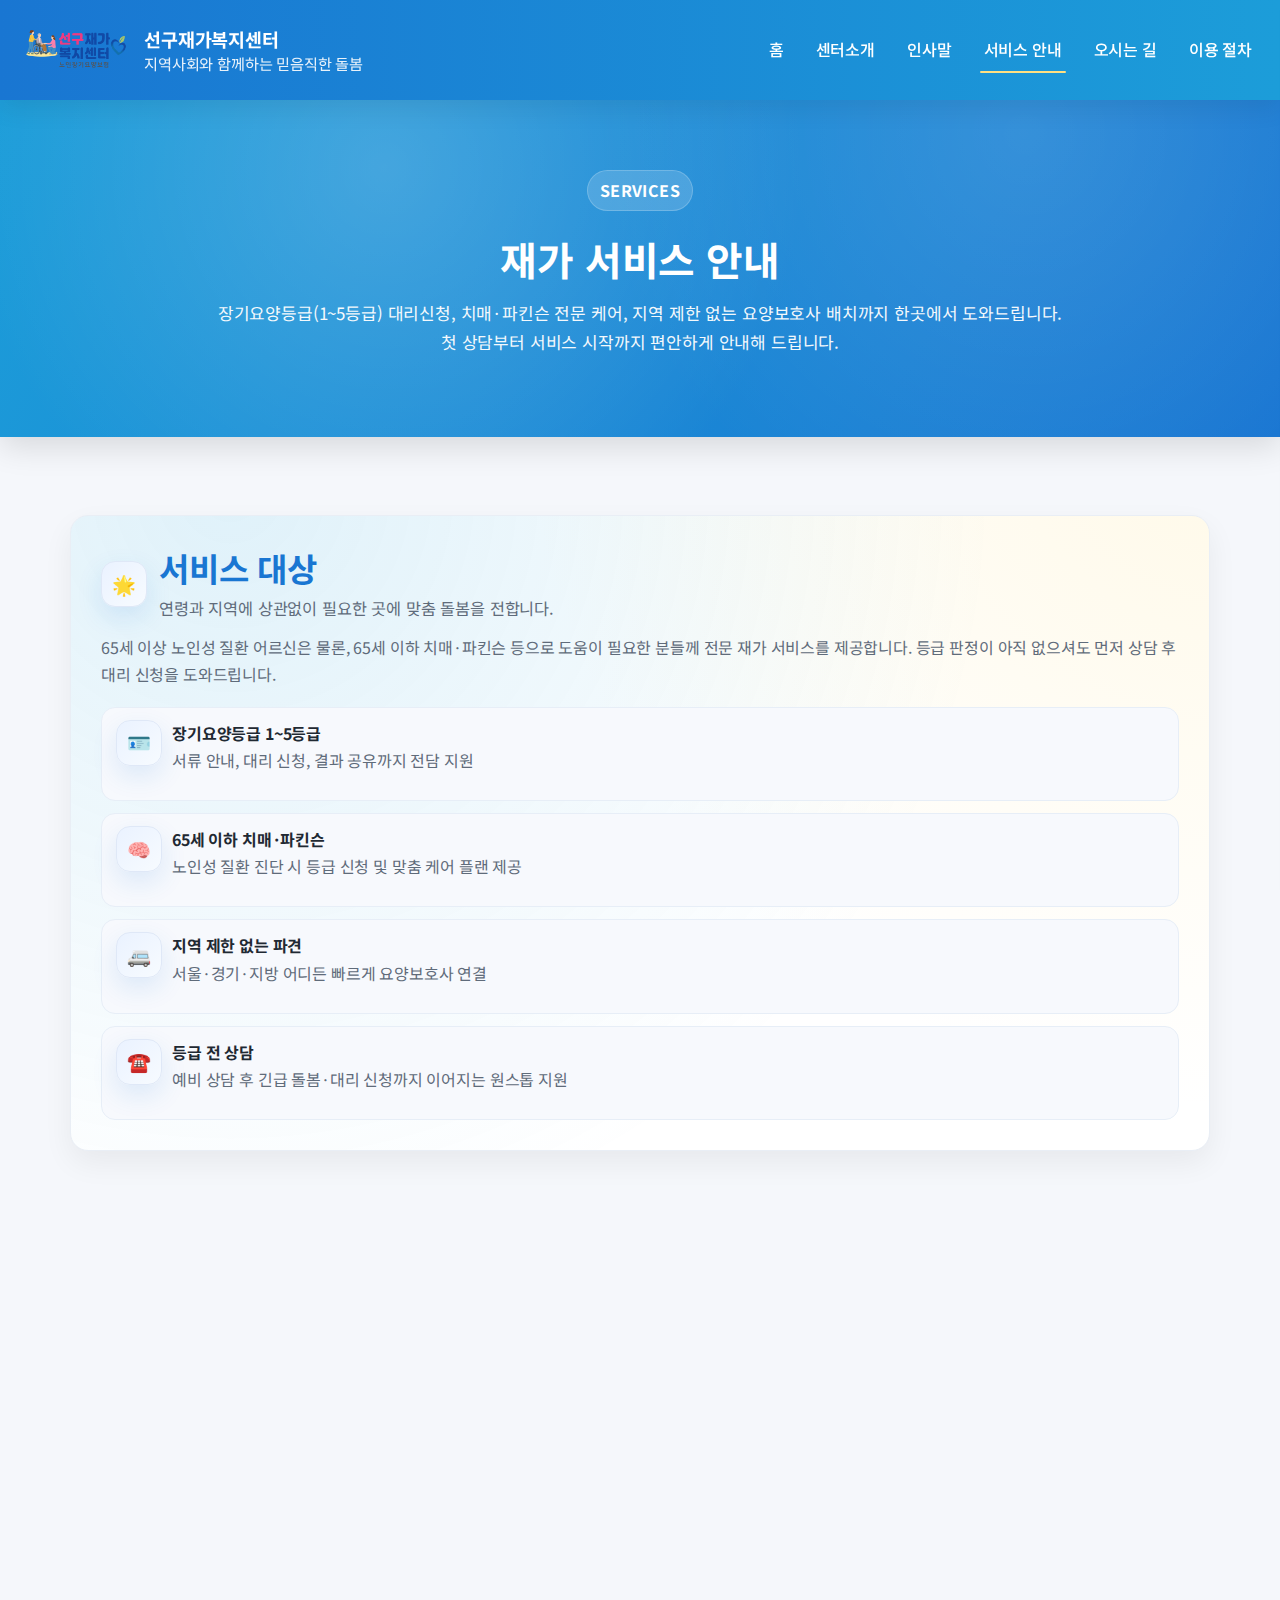
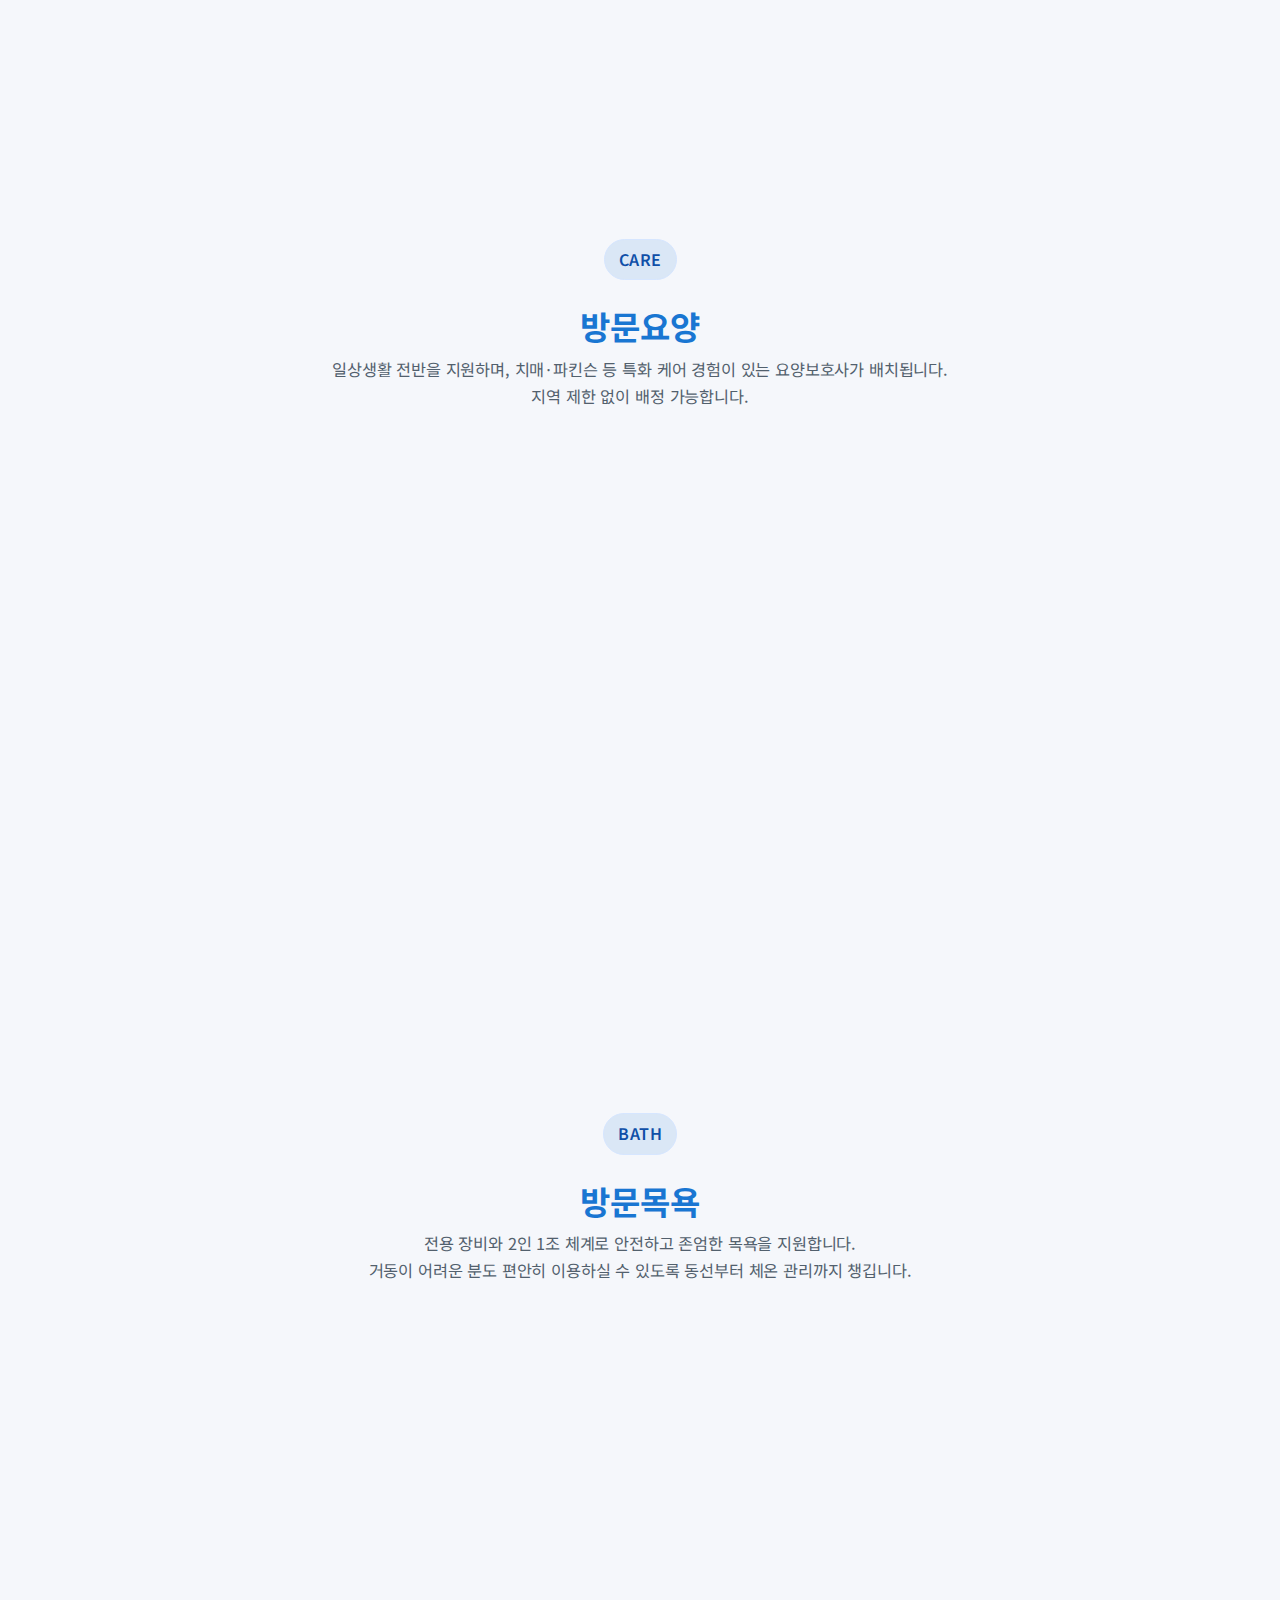
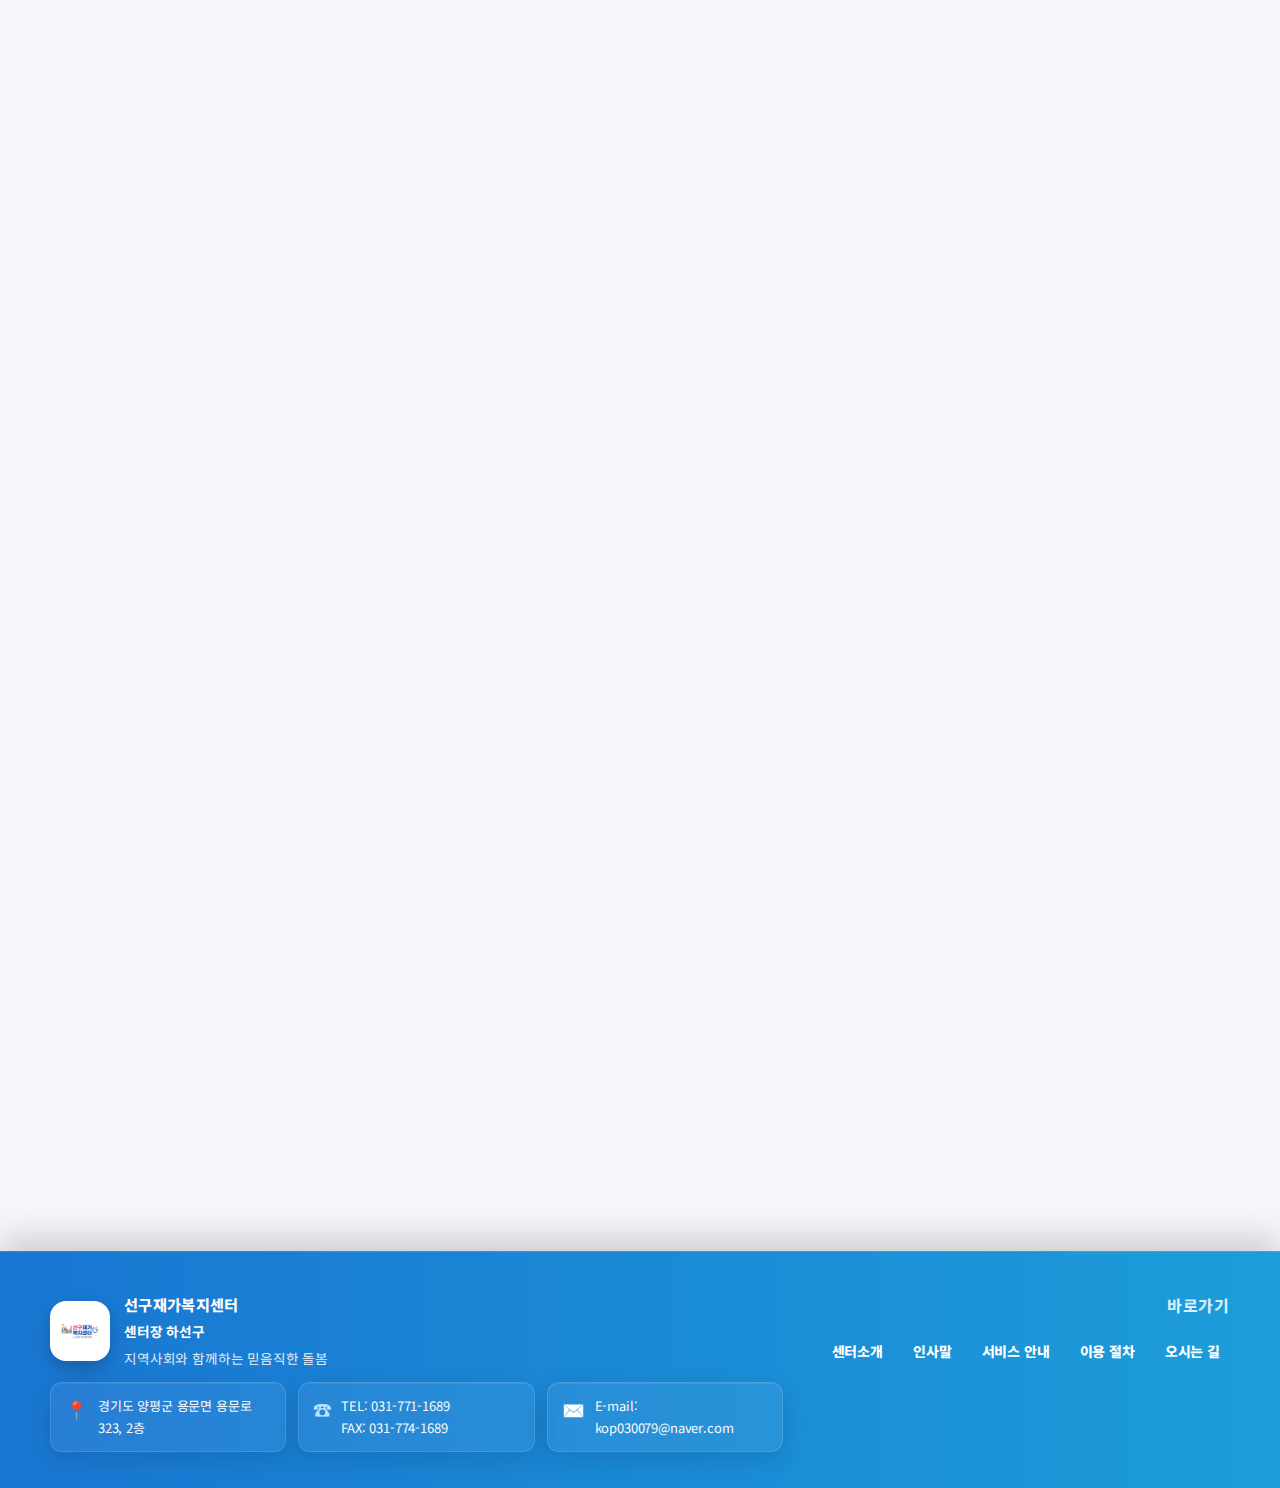
<file: services.html>
<!DOCTYPE html>
<html lang="ko">
<head>
    <meta charset="UTF-8" />
    <meta name="viewport" content="width=device-width, initial-scale=1.0" />
    <title>서비스 안내 - 선구재가복지센터</title>
    <link rel="preconnect" href="https://fonts.googleapis.com">
    <link rel="preconnect" href="https://fonts.gstatic.com" crossorigin>
    <link href="https://fonts.googleapis.com/css2?family=Noto+Sans+KR:wght@400;500;700&display=swap" rel="stylesheet">
    <link rel="stylesheet" href="assets/style.css" />
    <script defer src="assets/main.js"></script>
</head>
<body>
    <!-- 모바일 사이드 메뉴 -->
    <aside class="mobile-menu" id="mobileMenu" aria-label="모바일 메뉴">
        <div class="close-btn" id="closeMenu" aria-label="모바일 메뉴 닫기">✕</div>
        <ul>
            <li><a href="./" class="home-link">홈</a></li>
            <li><a href="about">센터소개</a></li>
            <li><a href="greeting">인사말</a></li>
            <li><a href="services">서비스 안내</a></li>
            <li><a href="location">오시는 길</a></li>
            <li><a href="process">이용 절차</a></li>
        </ul>
    </aside>

    <!-- Header -->
    <header class="header">
        <div class="logo-area">
            <img src="assets/logo.png" class="logo-img" alt="선구재가복지센터 로고" />
            <div class="logo-text">
                <span class="center-name">선구재가복지센터</span>
                <span class="tagline">지역사회와 함께하는 믿음직한 돌봄</span>
            </div>
        </div>
        <nav class="nav" id="nav">
            <div class="mobile-menu-btn" id="menuBtn" aria-label="모바일 메뉴 열기">☰</div>
            <ul class="nav-menu">
                <li><a href="./" class="home-link">홈</a></li>
                <li><a href="about">센터소개</a></li>
                <li><a href="greeting">인사말</a></li>
                <li><a href="services">서비스 안내</a></li>
                <li><a href="location">오시는 길</a></li>
                <li><a href="process">이용 절차</a></li>
            </ul>
        </nav>
    </header>

    <main>
        <section class="page-hero">
            <div class="hero-inner">
                <span class="eyebrow">Services</span>
                <h1>재가 서비스 안내</h1>
                <p>장기요양등급(1~5등급) 대리신청, 치매·파킨슨 전문 케어, 지역 제한 없는 요양보호사 배치까지 한곳에서 도와드립니다.<br class="desktop-break" />첫 상담부터 서비스 시작까지 편안하게 안내해 드립니다.</p>
            </div>
        </section>

        <section class="section">
            <div class="content-card glow-card reveal">
                <div class="section-heading">
                    <span class="icon-badge" aria-hidden="true">🌟</span>
                    <div>
                        <h2 style="margin:0;">서비스 대상</h2>
                        <p class="subtitle" style="margin:6px 0 0;">연령과 지역에 상관없이 필요한 곳에 맞춤 돌봄을 전합니다.</p>
                    </div>
                </div>
                <p>65세 이상 노인성 질환 어르신은 물론, 65세 이하 치매·파킨슨 등으로 도움이 필요한 분들께 전문 재가 서비스를 제공합니다. 등급 판정이 아직 없으셔도 먼저 상담 후 대리 신청을 도와드립니다.</p>
                <ul class="icon-list">
                    <li>
                        <span class="icon-badge" aria-hidden="true">🪪</span>
                        <div>
                            <strong>장기요양등급 1~5등급</strong>
                            <p>서류 안내, 대리 신청, 결과 공유까지 전담 지원</p>
                        </div>
                    </li>
                    <li>
                        <span class="icon-badge" aria-hidden="true">🧠</span>
                        <div>
                            <strong>65세 이하 치매·파킨슨</strong>
                            <p>노인성 질환 진단 시 등급 신청 및 맞춤 케어 플랜 제공</p>
                        </div>
                    </li>
                    <li>
                        <span class="icon-badge" aria-hidden="true">🚐</span>
                        <div>
                            <strong>지역 제한 없는 파견</strong>
                            <p>서울·경기·지방 어디든 빠르게 요양보호사 연결</p>
                        </div>
                    </li>
                    <li>
                        <span class="icon-badge" aria-hidden="true">☎️</span>
                        <div>
                            <strong>등급 전 상담</strong>
                            <p>예비 상담 후 긴급 돌봄·대리 신청까지 이어지는 원스톱 지원</p>
                        </div>
                    </li>
                </ul>
            </div>
        </section>

        <section class="section">
            <div class="content-card soft-highlight reveal">
                <div class="section-heading">
                    <span class="icon-badge" aria-hidden="true">📄</span>
                    <div>
                        <h3 style="margin:0;">장기요양등급 대리 신청</h3>
                        <p class="subtitle" style="margin:6px 0 0;">어르신과 보호자가 서류, 방문조사, 일정 조율에 집중하실 수 있도록 처음부터 끝까지 동행합니다.<br class="desktop-break" />세심한 준비로 결과를 함께 확인합니다.</p>
                    </div>
                </div>
                <div class="two-column-grid">
                    <div>
                        <h4>지원 내용</h4>
                        <ul class="feature-list">
                            <li>필요 서류 안내 및 작성 도움</li>
                            <li>국민건강보험공단 신청 대리 진행</li>
                            <li>방문조사 대응 포인트 및 준비사항 안내</li>
                            <li>등급 결과에 맞춘 맞춤 서비스 설계</li>
                        </ul>
                    </div>
                    <div>
                        <h4>진행 흐름</h4>
                        <ol class="step-list">
                            <li>전화·내방 상담 후 대상자 상태 파악</li>
                            <li>필요 서류 체크리스트 제공 및 수합</li>
                            <li>대리 신청 접수 → 방문조사 일정 안내</li>
                            <li>등급 결과 확인 및 서비스 시작</li>
                        </ol>
                        <p class="note">* 등급 판정 전이라도 긴급 돌봄이 필요하면 임시 지원 방안을 함께 논의합니다.</p>
                    </div>
                </div>
            </div>
        </section>

        <section class="section" id="care">
            <div class="section-title">
                <p class="eyebrow">Care</p>
                <h2>방문요양</h2>
                <p class="subtitle">일상생활 전반을 지원하며, 치매·파킨슨 등 특화 케어 경험이 있는 요양보호사가 배치됩니다.<br class="desktop-break" />지역 제한 없이 배정 가능합니다.</p>
            </div>
            <div class="service-detail reveal">
                <h3>주요 서비스</h3>
                <p>식사·위생·청결 지원부터 말벗, 산책 동행, 병원 방문 동행까지 일상의 안전과 활력을 책임집니다.<br class="desktop-break" />인지 자극 활동과 낙상 예방, 재활 보조를 포함한 맞춤 루틴을 설계합니다.</p>
                <ul class="pill-list">
                    <li>개인위생 · 청결관리</li>
                    <li>식사 준비 · 영양관리</li>
                    <li>운동 · 재활 보조</li>
                    <li>정서지원 · 말벗</li>
                    <li>외출 · 병원 동행</li>
                    <li>치매 · 파킨슨 특화 케어 루틴</li>
                    <li>가족 부재 시 안전 확인 · 모니터링</li>
                </ul>
                <div class="two-column-grid">
                    <div>
                        <h4>맞춤 플랜 예시</h4>
                        <ul class="feature-list">
                            <li>아침 건강 체크 → 식사 준비 → 약 복용 확인</li>
                            <li>낙상 예방 체조 · 인지 자극 활동</li>
                            <li>주 1회 외출/병원 동행, 가사·세탁 병행</li>
                        </ul>
                    </div>
                    <div>
                        <h4>케어 포인트</h4>
                        <ul class="feature-list">
                            <li>상태 변화 시 보호자·센터 즉시 공유</li>
                            <li>재활/운동 목표를 반영한 주간 루틴 조정</li>
                            <li>정서안정 위해 고정 담당자 우선 배치</li>
                        </ul>
                    </div>
                </div>
            </div>
        </section>

        <section class="section" id="bath">
            <div class="section-title">
                <p class="eyebrow">Bath</p>
                <h2>방문목욕</h2>
                <p class="subtitle">전용 장비와 2인 1조 체계로 안전하고 존엄한 목욕을 지원합니다.<br class="desktop-break" />거동이 어려운 분도 편안히 이용하실 수 있도록 동선부터 체온 관리까지 챙깁니다.</p>
            </div>
            <div class="service-detail reveal">
                <h3>주요 서비스</h3>
                <p>목욕 카·침대와 방수 장비를 갖추고 체온 유지, 낙상 예방을 고려한 맞춤 목욕을 진행합니다.<br class="desktop-break" />욕실 소독과 주변 정리까지 마무리해 가정의 부담을 줄입니다.</p>
                <ul class="pill-list">
                    <li>위생 관리 및 청결 유지</li>
                    <li>2인 1조 안전 케어</li>
                    <li>피부·상처 상태 점검</li>
                    <li>체온 유지 및 낙상 예방</li>
                    <li>목욕 후 주변 정리</li>
                    <li>욕창·상처 보호를 고려한 수욕 가이드</li>
                </ul>
                <div class="two-column-grid">
                    <div>
                        <h4>안전 프로세스</h4>
                        <ul class="feature-list">
                            <li>사전 컨디션 체크 후 온수·동선 설정</li>
                            <li>2인 보조로 이동/체위 변경 시 안전 확보</li>
                            <li>피부 상태 확인 및 건조·보습까지 완료</li>
                        </ul>
                    </div>
                    <div>
                        <h4>권장 주기</h4>
                        <p>주 1~2회 목욕을 권장하며, 계절·건강상태에 따라 횟수와 방법(부분 세정/전신 목욕)을 조정해드립니다.</p>
                    </div>
                </div>
            </div>
        </section>

        <section class="section">
            <div class="content-card soft-highlight reveal">
                <div class="section-heading">
                    <span class="icon-badge" aria-hidden="true">💼</span>
                    <div>
                        <h3 style="margin:0;">요양보호사 상시 모집</h3>
                        <p class="subtitle" style="margin:6px 0 0;">경험과 마음을 갖춘 요양보호사 선생님을 기다립니다.</p>
                    </div>
                </div>
                <div class="two-column-grid">
                    <div>
                        <h4>모집 분야</h4>
                        <ul class="feature-list">
                            <li>방문요양 · 방문목욕</li>
                            <li>치매·파킨슨 등 전문 케어 가능자 우대</li>
                        </ul>
                    </div>
                    <div>
                        <h4>지원 안내</h4>
                        <p>지역 제한 없이 배치가 가능하며, 어르신 특성에 맞춰 매칭됩니다. 장기근무 가능자와 야간·주말 탄력 근무 선호자도 환영합니다. 전화로 문의해 주세요.</p>
                    </div>
                </div>
            </div>
        </section>

        <section class="section">
            <div class="content-card reveal">
                <div class="section-heading">
                    <span class="icon-badge" aria-hidden="true">👪</span>
                    <div>
                        <h3 style="margin:0;">가족과 함께 설계하는 돌봄</h3>
                        <p class="subtitle" style="margin:6px 0 0;">정기 상담과 자원 연계로 빈틈없는 재가 케어를 이어갑니다.</p>
                    </div>
                </div>
                <p>센터 전담자가 정기적으로 방문·전화 상담을 진행해 서비스 만족도와 건강 변화를 체크합니다. 필요 시 병원, 치매안심센터, 지자체 복지서비스와 연계해 지원 폭을 넓혀드립니다.</p>
                <ul class="feature-list">
                    <li>돌봄 일지 공유 및 응급 상황 대응 프로토콜 보유</li>
                    <li>가족 휴식·대체 인력 스케줄 제안</li>
                    <li>의료·재활·복지 자원 연계로 빈틈 없는 케어</li>
                </ul>
            </div>
        </section>
    </main>

    <footer class="footer">
        <div class="footer-inner">
            <div class="footer-info">
                <div class="footer-heading">
                    <img src="assets/logo.png" class="footer-logo" alt="선구재가복지센터 로고" />
                    <div>
                        <p class="footer-name">선구재가복지센터</p>
                        <p class="footer-director">센터장 하선구</p>
                        <p class="footer-tagline">지역사회와 함께하는 믿음직한 돌봄</p>
                    </div>
                </div>
                <div class="footer-contact">
                    <div class="contact-item">
                        <span class="contact-icon">📍</span>
                        <div>경기도 양평군 용문면 용문로 323, 2층</div>
                    </div>
                    <div class="contact-item">
                        <span class="contact-icon">☎</span>
                        <div>TEL: 031-771-1689<br />FAX: 031-774-1689</div>
                    </div>
                    <div class="contact-item">
                        <span class="contact-icon">✉️</span>
                        <div>E-mail: kop030079@naver.com</div>
                    </div>
                </div>
            </div>
            <div class="footer-nav">
                <p class="footer-nav-title">바로가기</p>
                <div class="footer-links">
                    <a href="about">센터소개</a>
                    <a href="greeting">인사말</a>
                    <a href="services">서비스 안내</a>
                    <a href="process">이용 절차</a>
                    <a href="location">오시는 길</a>
                </div>
            </div>
        </div>
    </footer>

    <div id="toTop" aria-label="맨 위로">▲</div>
</body>
</html>
</file>
<file: assets/style.css>
/* 기본 설정 */
* {
    box-sizing: border-box;
}

:root {
    --primary: #1976d2;
    --primary-2: #1c9dd9;
    --accent: #ffe082;
    --ink: #1f2933;
    --muted: #5f6b7a;
    --card: #fff;
    --border: #e9eef5;
    --bg: #f5f7fb;
}

body {
    margin: 0;
    font-family: "Noto Sans KR", sans-serif;
    color: var(--ink);
    background: var(--bg);
    line-height: 1.7;
    word-break: keep-all;
    letter-spacing: -0.01em;
}

h1 {
    font-size: clamp(1.9rem, 2.2vw + 1.1rem, 3rem);
    line-height: 1.3;
    margin: 0 0 14px;
}

h2 {
    font-size: clamp(1.5rem, 1.2vw + 1.1rem, 2.25rem);
    line-height: 1.32;
    margin: 0 0 12px;
    color: #1976d2;
}

h3 {
    font-size: clamp(1.2rem, 0.9vw + 1rem, 1.5rem);
    line-height: 1.32;
    margin: 0 0 10px;
}

h4 {
    font-size: 1.05rem;
    margin: 0 0 8px;
}

p {
    margin: 0 0 14px;
    font-size: 1rem;
    color: var(--muted);
}

.subtitle {
    font-size: 1.02rem;
    line-height: 1.65;
}

.eyebrow {
    letter-spacing: 0.06em;
    text-transform: uppercase;
}

a {
    text-decoration: none;
    color: inherit;
}

img {
    max-width: 100%;
    display: block;
}

.reveal {
    opacity: 0;
    transform: translateY(16px);
    transition: opacity 0.6s ease, transform 0.6s ease;
}

.reveal.in-view {
    opacity: 1;
    transform: translateY(0);
}

/* Header */
.header {
    position: sticky;
    top: 0;
    z-index: 999;
    display: flex;
    justify-content: space-between;
    align-items: center;
    padding: 14px 24px;
    background: linear-gradient(90deg, #1976d2, #1c9dd9);
    color: #fff;
    box-shadow: 0 8px 24px rgba(0,0,0,0.08);
}

.logo-area {
    display: flex;
    align-items: center;
    gap: 12px;
}

.logo-img {
    height: 72px;
    width: auto;
}

.logo-text {
    display: flex;
    flex-direction: column;
    gap: 4px;
    line-height: 1.2;
}

.center-name {
    font-weight: 700;
    font-size: 1.15rem;
}

.tagline {
    font-size: 0.95rem;
    opacity: 0.9;
}

.nav-menu {
    list-style: none;
    display: flex;
    gap: 24px;
    align-items: center;
    margin: 0;
    padding: 0;
}

.nav-menu a {
    color: #fff;
    font-weight: 500;
    position: relative;
    padding: 6px 4px;
}

.nav-menu a.active::after,
.nav-menu a:hover::after {
    content: "";
    position: absolute;
    left: 0;
    bottom: -6px;
    width: 100%;
    height: 2px;
    background: #ffe082;
    border-radius: 2px;
}

.dropdown {
    position: relative;
}

.dropdown-menu {
    list-style: none;
    background: #fff;
    padding: 10px 0;
    border-radius: 10px;
    position: absolute;
    top: calc(100% + 8px);
    left: 0;
    min-width: 180px;
    box-shadow: 0 10px 30px rgba(0,0,0,0.12);
    display: none;
    color: #1f2933;
    overflow: hidden;
}

.dropdown-menu li a {
    display: block;
    padding: 10px 18px;
    font-weight: 500;
}

.dropdown:hover .dropdown-menu {
    display: block;
}

/* 모바일 메뉴 버튼 */
.mobile-menu-btn {
    display: none;
    font-size: 2rem;
    cursor: pointer;
}

/* 모바일 사이드 메뉴 */
.mobile-menu {
    position: fixed;
    top: 0;
    right: -280px;
    width: 260px;
    height: 100vh;
    background: #1976d2;
    color: white;
    padding: 25px;
    transition: right 0.35s ease;
    z-index: 99999;
    box-shadow: -4px 0 16px rgba(0,0,0,0.18);
}

.mobile-menu.open {
    right: 0;
}

.mobile-menu .close-btn {
    font-size: 1.9rem;
    cursor: pointer;
    text-align: right;
    margin-bottom: 25px;
}

.mobile-menu ul {
    list-style: none;
    padding: 0;
}

.mobile-menu li {
    padding: 14px 0;
    font-size: 1.1rem;
}

.mobile-menu a {
    color: white;
    font-size: 1.1rem;
    font-weight: 500;
}

.m-dropdown > a::after {
    content: "▼";
    float: right;
    font-size: 0.9rem;
}

.m-dropdown.open > a::after {
    content: "▲";
}

.m-dropdown-menu {
    display: none;
    padding-left: 10px;
}

.m-dropdown.open .m-dropdown-menu {
    display: block;
}

.m-dropdown-menu a {
    display: block;
    padding: 10px 0 0 10px;
    font-size: 1rem;
}

/* Hero 슬라이더 */
.hero-slider {
    position: relative;
    height: 70vh;
    min-height: 520px;
    overflow: hidden;
    display: flex;
    align-items: center;
    justify-content: center;
}

.slides {
    position: absolute;
    inset: 0;
    z-index: 1;
}

.slide {
    position: absolute;
    inset: 0;
    opacity: 0;
    transition: opacity 1s ease;
}

.slide.active {
    opacity: 1;
}

.slide img {
    width: 100%;
    height: 100%;
    object-fit: cover;
}

.hero-overlay {
    position: absolute;
    inset: 0;
    background: linear-gradient(120deg, rgba(0,0,0,0.55), rgba(0,0,0,0.25));
    z-index: 2;
}

.hero-content {
    position: relative;
    z-index: 3;
    max-width: 780px;
    padding: 0 24px;
    color: #fff;
    text-align: left;
}

.hero-content h2,
.hero-content p,
.hero-content .subtitle,
.hero-content .eyebrow {
    color: #fff;
}

.hero-content .eyebrow {
    background: rgba(255,255,255,0.18);
    border-color: rgba(255,255,255,0.28);
}

.hero-content h1 {
    font-size: clamp(2rem, 2.4vw + 1rem, 3rem);
    margin: 10px 0 12px;
    line-height: 1.28;
}

.hero-content .subtitle {
    font-size: 1.08rem;
    opacity: 0.92;
    line-height: 1.68;
}

.eyebrow {
    display: inline-block;
    padding: 6px 14px;
    border-radius: 999px;
    background: rgba(25,118,210,0.12);
    color: #0f4fa8;
    font-weight: 600;
    letter-spacing: 0.5px;
    border: 1px solid #d6e6ff;
}

.hero-actions {
    display: flex;
    gap: 12px;
    margin-top: 20px;
    flex-wrap: wrap;
}

.btn {
    display: inline-block;
    padding: 12px 18px;
    border-radius: 12px;
    font-weight: 700;
    border: 2px solid transparent;
    transition: transform 0.2s ease, box-shadow 0.2s ease, background 0.2s;
}

.btn.primary {
    background: #ffe082;
    color: #0f172a;
    box-shadow: 0 10px 25px rgba(0,0,0,0.18);
}

.btn.primary:hover {
    transform: translateY(-2px);
    box-shadow: 0 14px 30px rgba(0,0,0,0.2);
}

.btn.ghost {
    border-color: rgba(255,255,255,0.7);
    color: #fff;
    background: rgba(255,255,255,0.1);
}

.btn.ghost:hover {
    background: rgba(255,255,255,0.18);
}

/* 서브 페이지 공통 */
.page-hero {
    background: linear-gradient(120deg, #1c9dd9, #1976d2);
    color: #fff;
    padding: 70px 20px 80px;
    text-align: center;
    box-shadow: 0 10px 30px rgba(0,0,0,0.12);
    position: relative;
    overflow: hidden;
}

.page-hero::after {
    content: "";
    position: absolute;
    inset: 0;
    background: radial-gradient(circle at 30% 20%, rgba(255,255,255,0.18), transparent 45%),
                radial-gradient(circle at 80% 10%, rgba(255,255,255,0.12), transparent 40%);
    pointer-events: none;
}

.page-hero .hero-inner {
    position: relative;
    max-width: 980px;
    margin: 0 auto;
    z-index: 1;
}

.page-hero .eyebrow {
    display: inline-flex;
    align-items: center;
    gap: 8px;
    padding: 6px 12px;
    border-radius: 999px;
    background: rgba(255,255,255,0.16);
    font-weight: 700;
    letter-spacing: 0.4px;
    margin-bottom: 10px;
    color: #fff;
    border-color: rgba(255,255,255,0.2);
}

.page-hero h1 {
    margin: 12px auto 12px;
    font-size: clamp(1.8rem, 1.6vw + 1.2rem, 2.6rem);
    line-height: 1.32;
    max-width: 780px;
}

.page-hero p {
    color : white;
    margin: 0 auto;
    font-size: 1.06rem;
    line-height: 1.75;
    opacity: 0.95;
    max-width: 880px;
}

.content-card {
    background: #fff;
    border-radius: 18px;
    padding: 30px;
    border: 1px solid #e9eef5;
    box-shadow: 0 12px 30px rgba(0,0,0,0.06);
}

.soft-highlight {
    background: linear-gradient(135deg, #f7fbff, #eef3ff);
    border: 1px solid #dfe9fb;
    box-shadow: 0 16px 36px rgba(42, 90, 169, 0.08);
}

.two-column-grid {
    display: grid;
    grid-template-columns: repeat(auto-fit, minmax(260px, 1fr));
    gap: 16px;
    align-items: start;
}

.feature-list {
    display: grid;
    grid-template-columns: repeat(auto-fit, minmax(240px, 1fr));
    gap: 14px;
    padding: 0;
    margin: 24px 0 0;
    list-style: none;
}

.feature-list li {
    padding: 14px 16px;
    border-radius: 12px;
    background: #f4f7fb;
    border: 1px solid #e5edf7;
    color: #3b4a5a;
}

.gallery-grid {
    display: grid;
    grid-template-columns: repeat(auto-fit, minmax(220px, 1fr));
    gap: 16px;
    margin-top: 24px;
}

.gallery-grid img,
.map-img {
    width: 100%;
    border-radius: 14px;
    box-shadow: 0 12px 30px rgba(0,0,0,0.08);
    border: 1px solid #e8eef5;
}

.map-card {
    display: grid;
    gap: 20px;
    align-items: center;
    grid-template-columns: repeat(auto-fit, minmax(280px, 1fr));
}

.map-wrapper {
    display: grid;
    gap: 10px;
}

.map-embed {
    width: 100%;
    min-height: 340px;
    border-radius: 14px;
    border: 1px solid #e8eef5;
    box-shadow: 0 12px 30px rgba(0,0,0,0.08);
    overflow: hidden;
    background: linear-gradient(120deg, #f6f9ff, #eef3ff);
}

.map-fallback {
    display: none;
    width: 100%;
}

.map-fallback.show {
    display: block;
}

.map-fallback-note {
    margin: 0;
    padding: 12px 14px;
    background: #f4f7fb;
    color: #3b4a5a;
    font-size: 0.97rem;
    border: 1px dashed #d7e2f0;
    border-radius: 12px;
}

.map-tip {
    margin-top: 12px;
    color: #5f6b7a;
    line-height: 1.6;
}

.map-info-window {
    padding: 6px 10px;
    color: #111827;
    font-weight: 700;
    font-size: 0.95rem;
}

.map-actions {
    display: flex;
    gap: 10px;
    flex-wrap: wrap;
}

.map-button {
    display: inline-flex;
    align-items: center;
    gap: 8px;
    padding: 10px 14px;
    border-radius: 12px;
    background: linear-gradient(120deg, #e6f0ff, #f5f9ff);
    color: #0f4fa8;
    font-weight: 700;
    text-decoration: none;
    border: 1px solid #cfe0ff;
    box-shadow: 0 10px 26px rgba(25, 118, 210, 0.08);
    transition: transform 0.15s ease, box-shadow 0.2s ease;
}

.map-button .icon {
    font-size: 1.05rem;
}

.map-button:hover {
    transform: translateY(-1px);
    box-shadow: 0 14px 28px rgba(25, 118, 210, 0.12);
}

.map-button.ghost {
    background: #f7f9fd;
    color: #2f3f52;
    border-color: #e2e9f5;
    box-shadow: 0 8px 20px rgba(0,0,0,0.04);
}

.process-steps {
    display: grid;
    grid-template-columns: repeat(auto-fit, minmax(260px, 1fr));
    gap: 16px;
    padding: 0;
    list-style: none;
    margin: 24px 0 0;
}

.process-steps li {
    background: #fff;
    border-radius: 14px;
    padding: 18px 16px;
    border: 1px solid #e9eef5;
    box-shadow: 0 10px 26px rgba(0,0,0,0.05);
    font-weight: 600;
    color: #1f2933;
}

.service-detail {
    background: #fff;
    border-radius: 18px;
    padding: 26px;
    border: 1px solid #e9eef5;
    box-shadow: 0 12px 30px rgba(0,0,0,0.06);
    display: grid;
    grid-template-columns: 1fr;
    gap: 12px;
}

.service-detail h3 {
    margin: 0;
    color: #1976d2;
}

.service-detail p {
    margin: 0;
    color: #3b4a5a;
    line-height: 1.7;
}

.pill-list {
    display: flex;
    gap: 10px;
    flex-wrap: wrap;
    margin: 4px 0 0;
    padding: 0;
    list-style: none;
}

.pill-list li {
    padding: 8px 12px;
    border-radius: 999px;
    background: #eef5ff;
    color: #1f4b99;
    border: 1px solid #d6e6ff;
    font-weight: 600;
}

.section-heading {
    display: flex;
    align-items: center;
    gap: 12px;
    margin: 0 0 12px;
}

.icon-badge {
    width: 46px;
    height: 46px;
    border-radius: 14px;
    display: inline-flex;
    align-items: center;
    justify-content: center;
    background: linear-gradient(135deg, #eaf2ff, #f7fbff);
    color: #0f4fa8;
    font-size: 1.2rem;
    box-shadow: 0 10px 26px rgba(25, 118, 210, 0.12);
    border: 1px solid #dfe8f7;
}

.icon-list {
    list-style: none;
    padding: 0;
    margin: 18px 0 0;
    display: grid;
    gap: 12px;
}

.icon-list li {
    display: grid;
    grid-template-columns: 44px 1fr;
    gap: 12px;
    align-items: start;
    padding: 12px 14px;
    background: #f7f9fd;
    border: 1px solid #e7eef7;
    border-radius: 14px;
}

.label {
    display: inline-flex;
    padding: 6px 12px;
    border-radius: 999px;
    background: rgba(25, 118, 210, 0.1);
    color: #0f4fa8;
    font-weight: 700;
    letter-spacing: 0.2px;
}

.glow-card {
    position: relative;
    overflow: hidden;
}

.glow-card::before {
    content: "";
    position: absolute;
    inset: -40%;
    background: radial-gradient(circle at 30% 20%, rgba(28, 157, 217, 0.14), transparent 45%),
                radial-gradient(circle at 80% 10%, rgba(255, 224, 130, 0.2), transparent 38%);
    z-index: 0;
}

.glow-card > * { position: relative; z-index: 1; }

.desktop-break {
    display: none;
}

@media (min-width: 900px) {
    .desktop-break { display: block; }
}

/* 공통 섹션 */
.section {
    max-width: 1180px;
    margin: 0 auto;
    padding: 78px 20px;
}

.section-title {
    text-align: center;
    margin: 0 auto 32px;
    max-width: 960px;
}

.section-title h2 {
    margin: 10px auto 8px;
    color: #1976d2;
    max-width: 820px;
}

.section-title .subtitle {
    margin: 0 auto;
    max-width: 900px;
    color: #52606d;
    line-height: 1.65;
}

.section .eyebrow:not(.hero-content .eyebrow):not(.page-hero .eyebrow) {
    background: rgba(25,118,210,0.12);
    color: #0f4fa8;
    border: 1px solid #d6e6ff;
}

/* Intro */
.section.intro {
    text-align: center;
}

.section.intro h2 {
    color: #1976d2;
}

.section.intro p {
    font-size: 1.1rem;
    line-height: 1.8;
    color: #3b4a5a;
}

/* Metrics */
.metrics {
    max-width: 1180px;
    margin: 0 auto;
    padding: 0 20px 20px;
    display: grid;
    grid-template-columns: repeat(auto-fit, minmax(240px, 1fr));
    gap: 18px;
    margin-top: -50px;
}

.metric-card {
    background: #fff;
    padding: 22px 20px;
    border-radius: 16px;
    border: 1px solid #e9eef5;
}

.metric-label {
    font-size: 0.95rem;
    color: #3b82f6;
    font-weight: 700;
}

.metric-card strong {
    display: block;
    margin: 10px 0 6px;
    font-size: 1.3rem;
}

.metric-card p {
    margin: 0;
    color: #52606d;
}

.shadow {
    box-shadow: 0 12px 30px rgba(0,0,0,0.06);
}

/* Services */
.service-grid .grid {
    display: grid;
    grid-template-columns: repeat(auto-fit, minmax(260px, 1fr));
    gap: 18px;
}

.card.highlight {
    background: #fff;
    padding: 26px 24px;
    border-radius: 18px;
    border: 1px solid #e9eef5;
    display: flex;
    flex-direction: column;
    gap: 12px;
    transition: transform 0.2s ease, box-shadow 0.2s ease;
}

.card.highlight:hover {
    transform: translateY(-4px);
    box-shadow: 0 16px 30px rgba(0,0,0,0.08);
}

.icon-circle {
    width: 56px;
    height: 56px;
    border-radius: 50%;
    background: #e3f2fd;
    display: grid;
    place-items: center;
    font-size: 1.4rem;
    color: #1976d2;
}

.card h3 {
    margin: 6px 0;
    font-size: 1.3rem;
}

.card p {
    margin: 0;
    color: #52606d;
    line-height: 1.6;
}

.card .link {
    margin-top: auto;
    color: #1976d2;
    font-weight: 700;
}

/* Roles */
.roles .role-list {
    display: grid;
    grid-template-columns: 1fr;
    gap: 18px;
}

.roles .subtitle {
    color: #1f2937;
}

.role-item {
    display: grid;
    grid-template-columns: 56px 1fr;
    align-items: center;
    gap: 14px;
    padding: 18px 16px;
    background: #fff;
    border: 1px solid #e9eef5;
    border-radius: 16px;
}

.role-badge {
    width: 56px;
    height: 56px;
    border-radius: 50%;
    background: #1976d2;
    color: #fff;
    display: grid;
    place-items: center;
    font-weight: 700;
    font-size: 1.05rem;
}

.role-item h3 {
    margin: 0 0 6px;
}

.role-item p {
    margin: 0;
    color: #52606d;
    line-height: 1.6;
}

/* Callout */
.callout-card {
    display: flex;
    justify-content: space-between;
    align-items: center;
    gap: 24px;
    background: linear-gradient(120deg, #1976d2, #1c9dd9);
    color: #fff;
    padding: 32px;
    border-radius: 20px;
    border: 1px solid rgba(255,255,255,0.2);
}

.callout-card h2 {
    margin: 8px 0 6px;
    color: #fff;
}

.callout-card .subtitle {
    margin: 0;
    color: rgba(255,255,255,0.9);
}

.callout-actions {
    display: flex;
    gap: 10px;
    flex-wrap: wrap;
    justify-content: flex-end;
}

/* Footer */
.footer {
    background: linear-gradient(90deg, #1976d2, #1c9dd9);
    color: #f8fafc;
    padding: 40px 20px 36px;
    margin-top: 80px;
    border-top: 1px solid rgba(255, 255, 255, 0.12);
    box-shadow: 0 -12px 34px rgba(0, 0, 0, 0.18);
}

.footer-inner {
    max-width: 1180px;
    margin: 0 auto;
    display: grid;
    grid-template-columns: minmax(0, 1.4fr) minmax(0, 0.8fr);
    gap: 28px;
    align-items: start;
}

.footer-info {
    display: flex;
    flex-direction: column;
    gap: 12px;
}

.footer-heading {
    display: flex;
    align-items: center;
    gap: 14px;
}

.footer-logo {
    width: 60px;
    height: 60px;
    object-fit: contain;
    background: #fff;
    border-radius: 16px;
    padding: 10px;
    box-shadow: 0 8px 18px rgba(0, 0, 0, 0.2);
}

.footer-name {
    color: #fff;
    margin: 0;
    font-size: 0.95rem;
    font-weight: 800;
    letter-spacing: 0.02em;
}

.footer-director {
    font-size: 0.85rem;
    margin: 2px 0 4px;
    color: #fff;
    font-weight: 700;
}

.footer-tagline {
    margin: 0;
    color: #e2e8f0;
    font-size: 0.85rem;
}

.footer-contact {
    font-size: 13px;
    display: grid;
    grid-template-columns: repeat(auto-fit, minmax(220px, 1fr));
    gap: 12px;
}

.contact-item {
    display: flex;
    gap: 10px;
    padding: 12px 14px;
    background: rgba(255, 255, 255, 0.06);
    border: 1px solid rgba(255, 255, 255, 0.14);
    border-radius: 12px;
    color: #f8fafc;
    box-shadow: inset 0 1px 0 rgba(255, 255, 255, 0.08), 0 8px 24px rgba(0, 0, 0, 0.12);
}

.contact-icon {
    font-size: 1.15rem;
    line-height: 1.6;
    color: #bde5ff;
}

.footer-nav {
    display: flex;
    flex-direction: column;
    gap: 10px;
    align-items: flex-end;
    text-align: right;
}

.footer-nav-title {
    margin: 0 0 6px;
    font-weight: 800;
    letter-spacing: 0.05em;
    color: #d6ecff;
}

.footer-links {
    display: flex;
    gap: 10px;
    flex-wrap: wrap;
    justify-content: flex-end;
}

.footer-nav a {
    font-size: 14px;
    color: #fff;
    font-weight: 800;
    padding: 5px 10px;
    border-radius: 12px;
    /* background: linear-gradient(135deg, #e0f2ff, #bcdcff); */
    /* border: 1px solid rgba(255, 255, 255, 0.4); */
    /* box-shadow: 0 8px 16px rgba(0, 0, 0, 0.18); */
    transition: transform 0.2s ease, box-shadow 0.2s ease;
}
.footer-nav a:hover {
    transform: translateY(-2px);
    box-shadow: 0 12px 20px rgba(0, 0, 0, 0.22);
}

@media (max-width: 768px) {
    .footer-inner {
        grid-template-columns: 1fr;
    }

    .footer-nav {
        align-items: flex-start;
        text-align: left;
    }

    .footer-links {
        justify-content: flex-start;
    }
}

/* Scroll Top */
#toTop {
    display: flex;
    height: 50px;
    width: 50px;
    position: fixed;
    right: 20px;
    bottom: 30px;
    background: #fff;
    color: #000000;
    padding: 10px;
    border-radius: 50%;
    font-size: 1.3rem;
    cursor: pointer;
    opacity: 0;
    transition: 0.3s;
    z-index: 9999;
    align-items: center;
    justify-content: center;
}

#toTop.show {
    opacity: 1;
}

/* 반응형 */
@media (max-width: 1024px) {
    .hero-content h1 {
        font-size: 2.3rem;
    }

    .callout-card {
        flex-direction: column;
        align-items: flex-start;
    }
}

@media (max-width: 900px) {
    .nav-menu {
        display: none;
    }

    .mobile-menu-btn {
        display: block;
    }

    .hero-slider {
        height: 60vh;
    }

    .logo-img {
        height: 60px;
    }
}

@media (max-width: 640px) {
    .hero-content h1 {
        font-size: 1.9rem;
    }

    .metrics {
        margin-top: 10px;
    }

    .callout-actions {
        justify-content: flex-start;
    }
}
@media (max-width: 540px) {
    html {
        font-size: 15px;
    }

    body {
        line-height: 1.65;
    }

    h1 {
        font-size: clamp(1.6rem, 3vw + 1rem, 2.2rem);
    }

    h2 {
        font-size: clamp(1.35rem, 2.5vw + 1rem, 2rem);
    }

    h3 {
        font-size: 1.08rem;
    }

    p,
    .subtitle,
    .hero-content .subtitle,
    .page-hero p {
        font-size: 0.97rem;
        line-height: 1.65;
    }

    .section {
        padding: 60px 16px;
    }

    .page-hero {
        padding: 60px 16px 68px;
    }

    .hero-slider {
        min-height: 460px;
        height: 62vh;
    }

    .content-card,
    .card.highlight,
    .role-item,
    .callout-card {
        padding: 20px 18px;
    }

    .callout-card {
        gap: 16px;
    }

    .callout-actions {
        width: 100%;
    }

    .service-grid .grid,
    .two-column-grid,
    .roles .role-list {
        grid-template-columns: 1fr;
    }

    .feature-list {
        grid-template-columns: 1fr;
    }

    .map-card {
        grid-template-columns: 1fr;
        gap: 16px;
    }

    .map-embed {
        min-height: 260px;
        border-radius: 12px;
    }

    .map-actions {
        flex-direction: column;
        align-items: stretch;
    }

    .map-button {
        width: 100%;
        justify-content: center;
        padding: 10px 12px;
        font-size: 0.95rem;
    }
}
</file>
